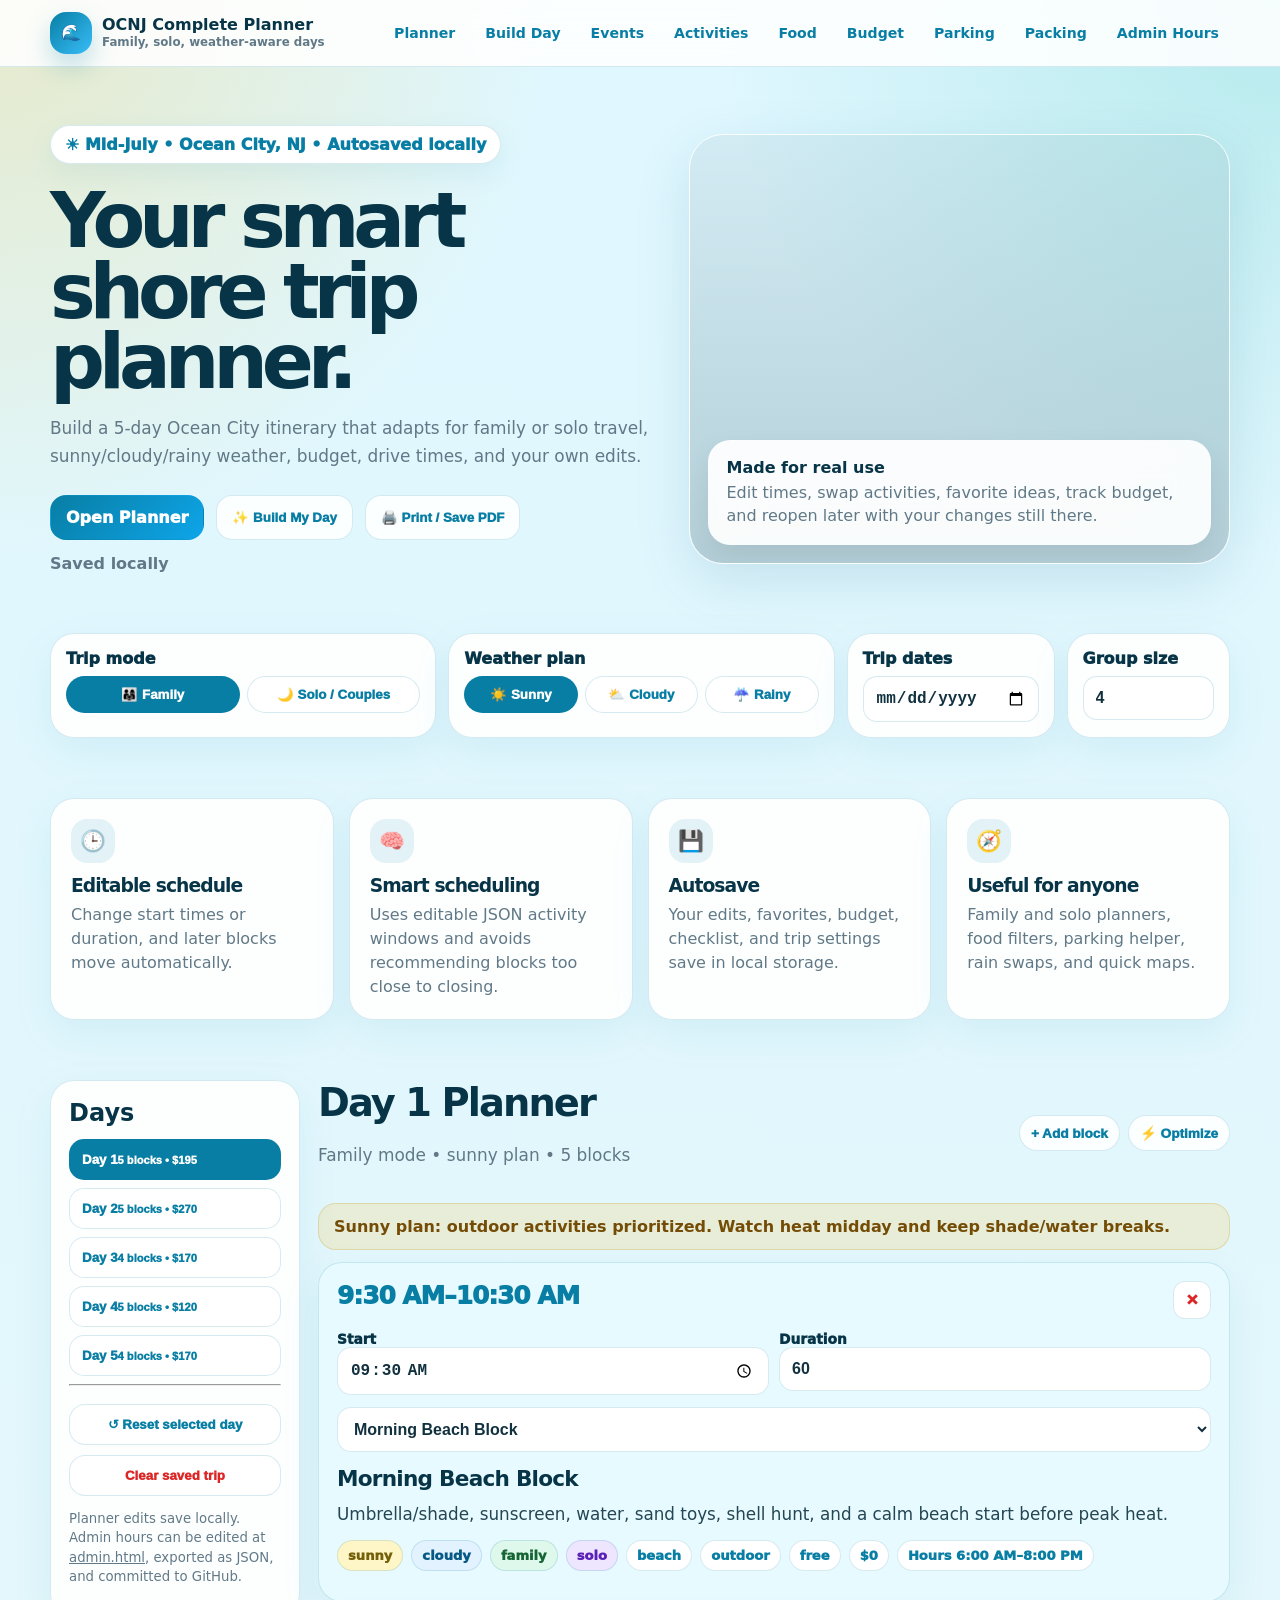
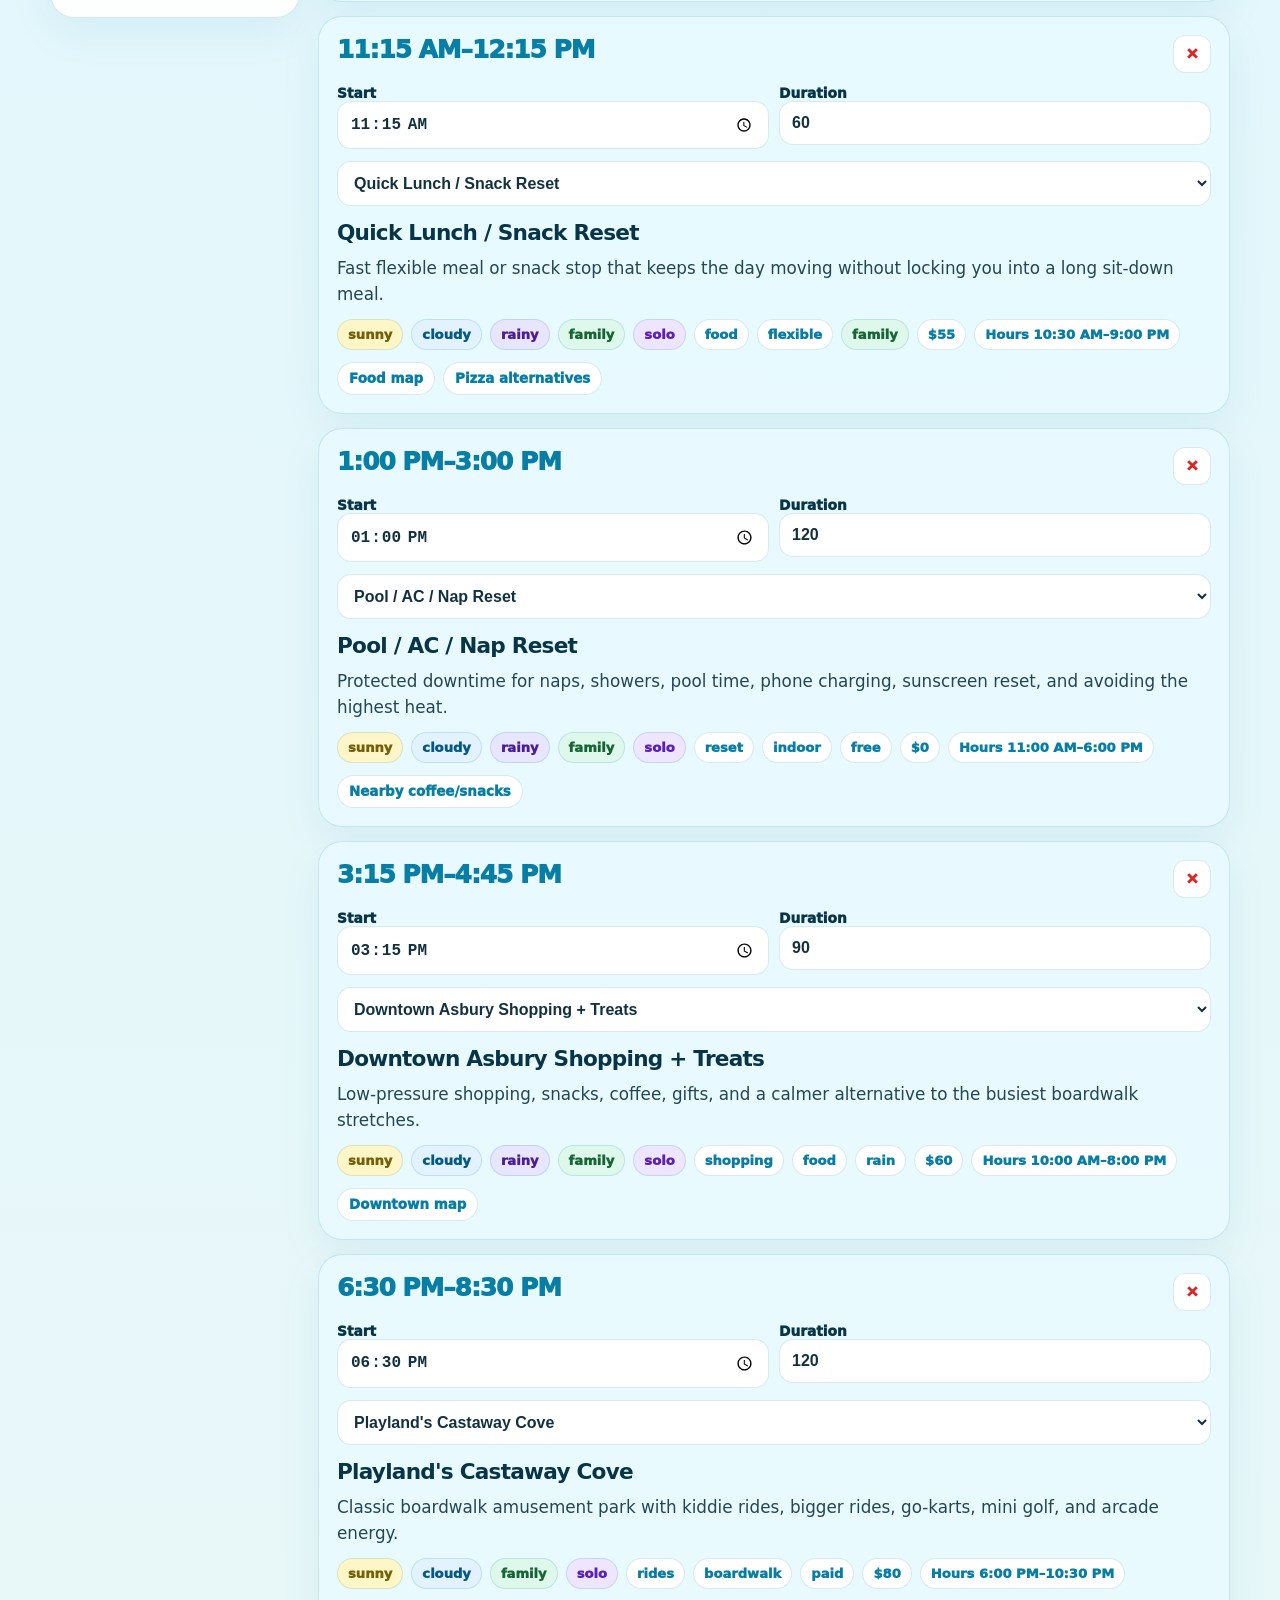
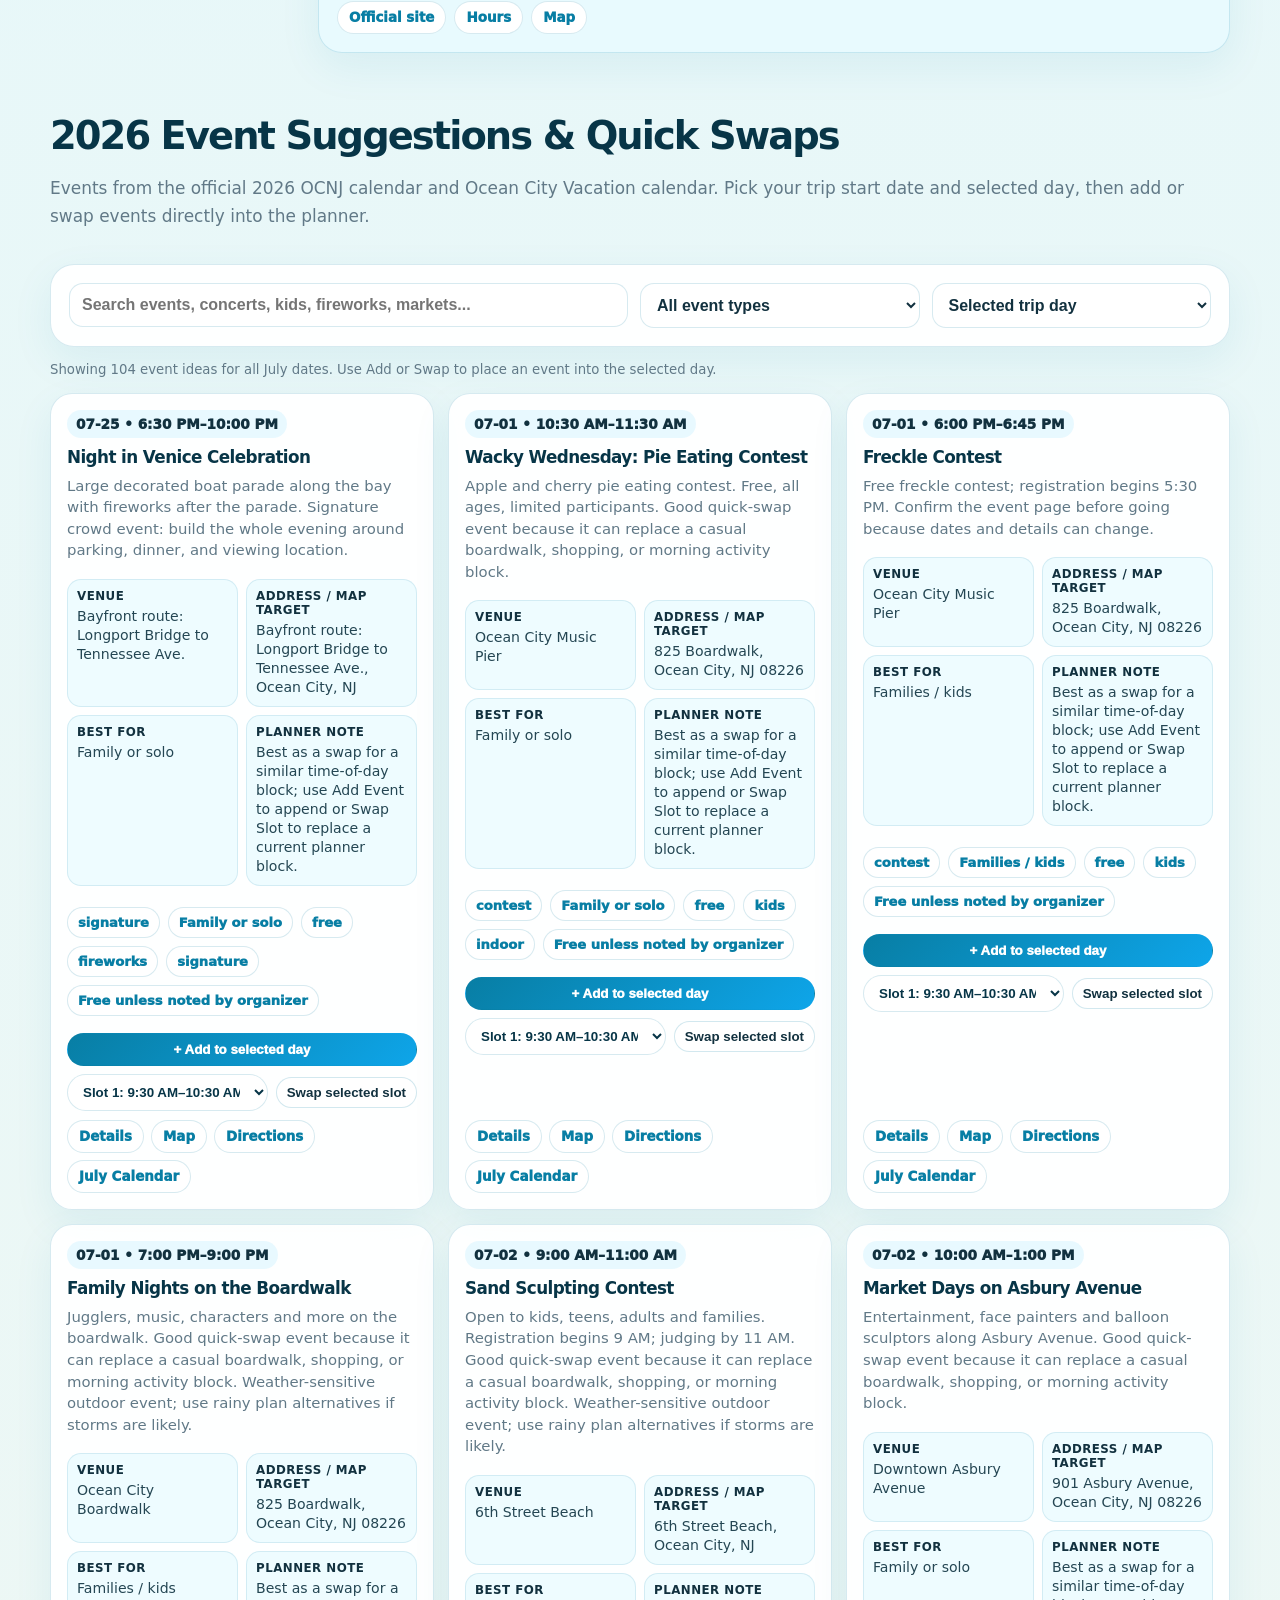
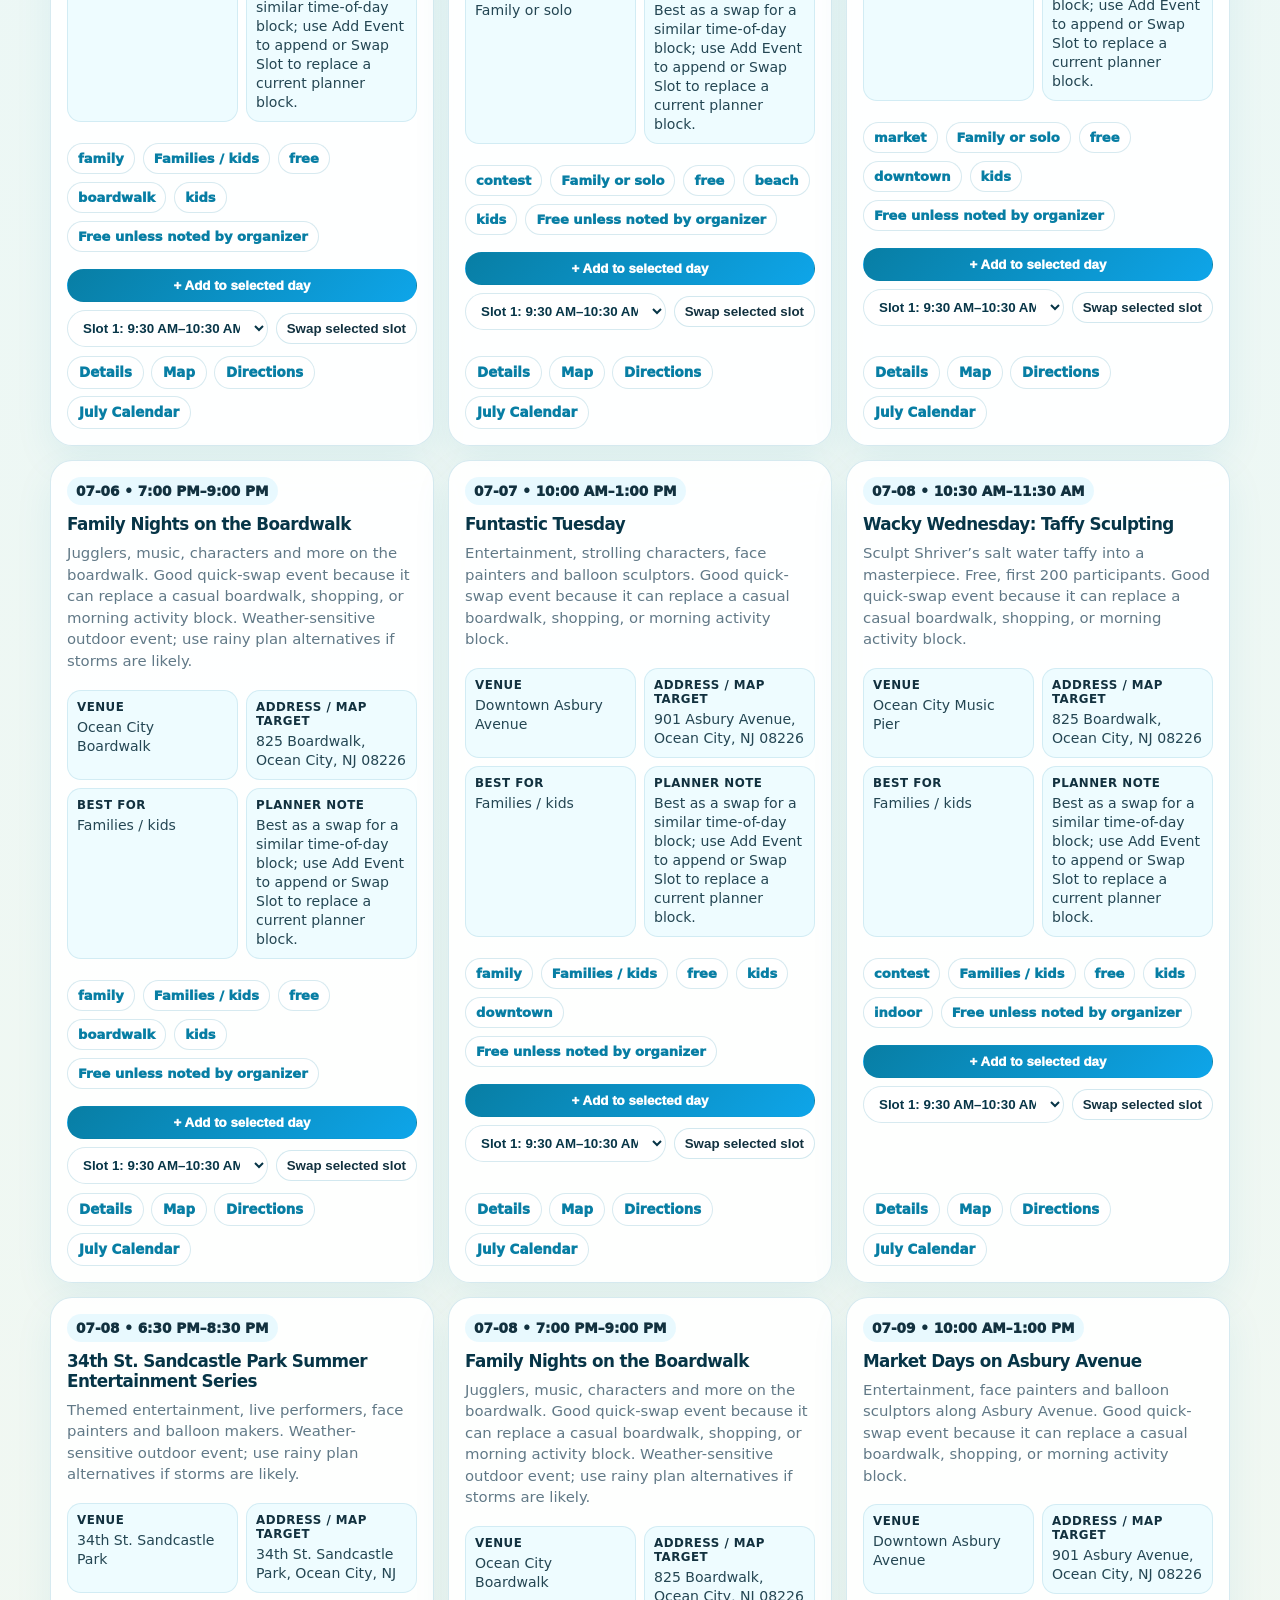
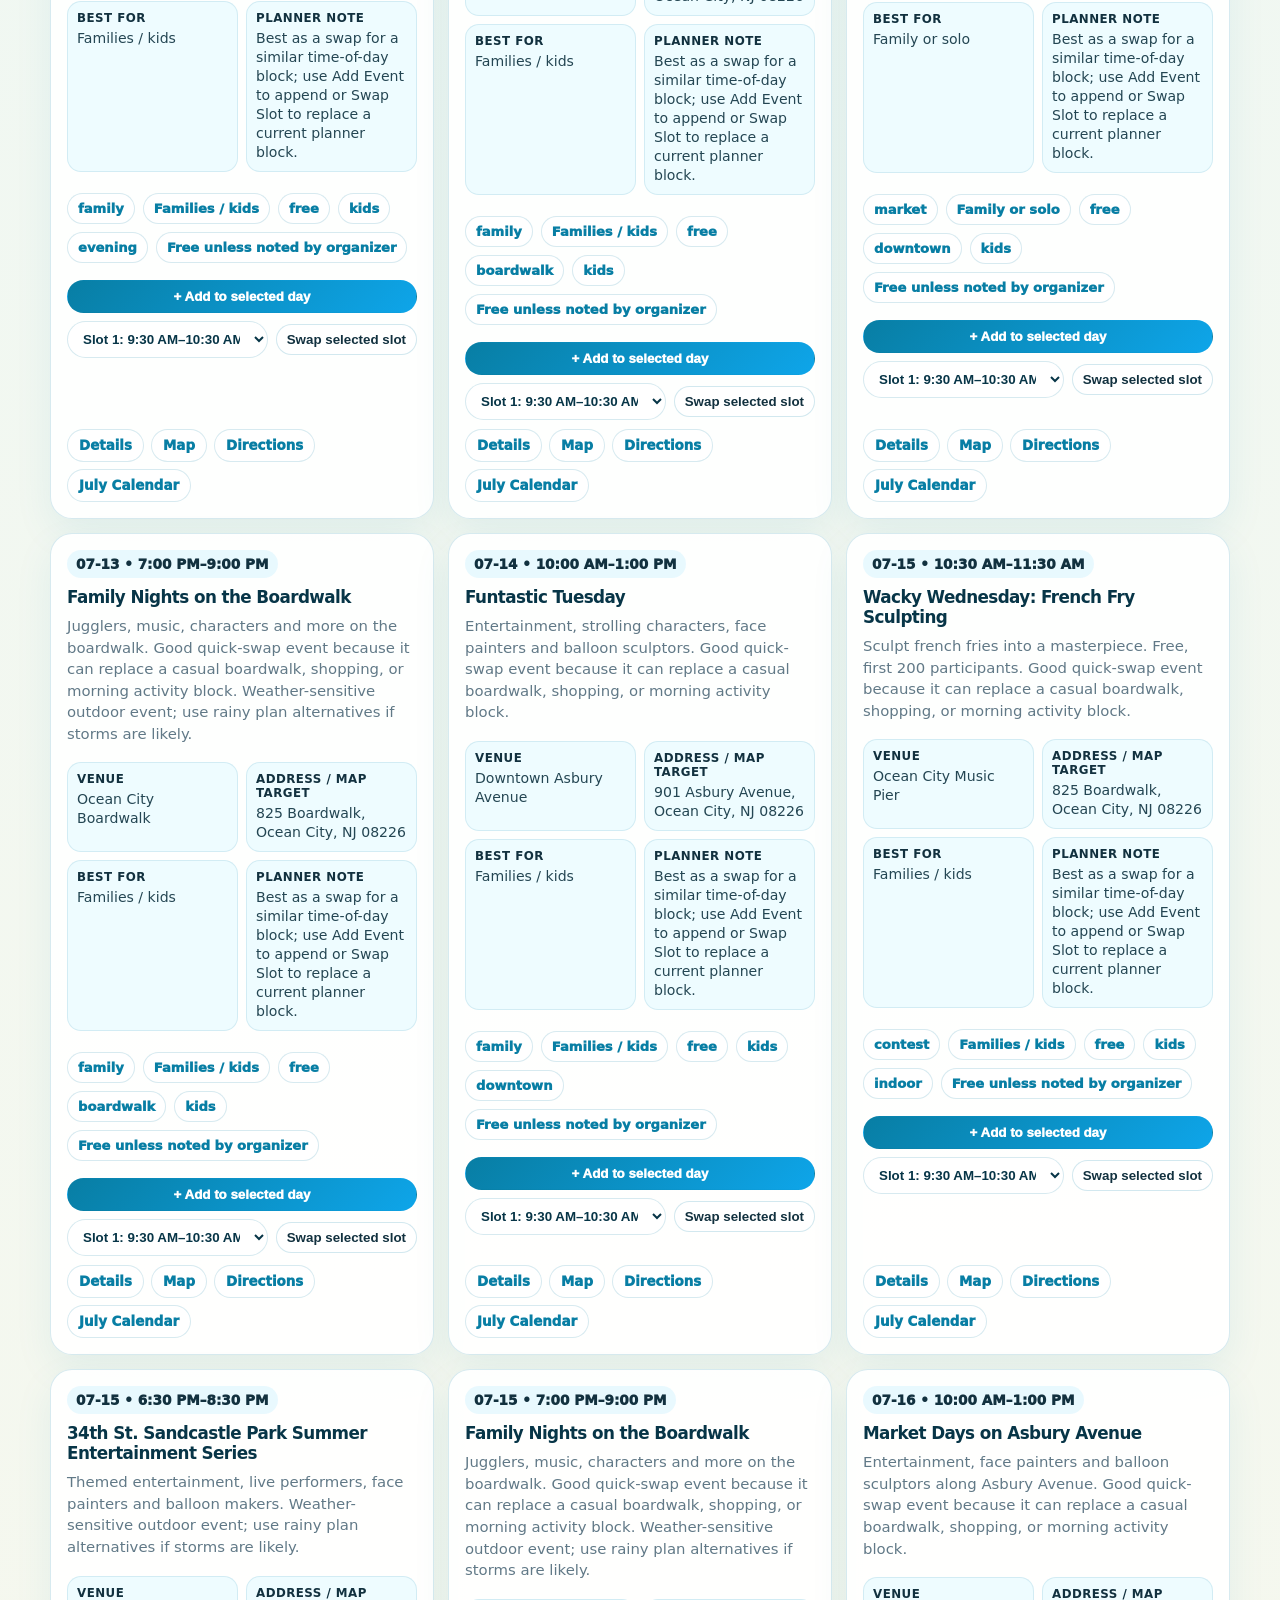
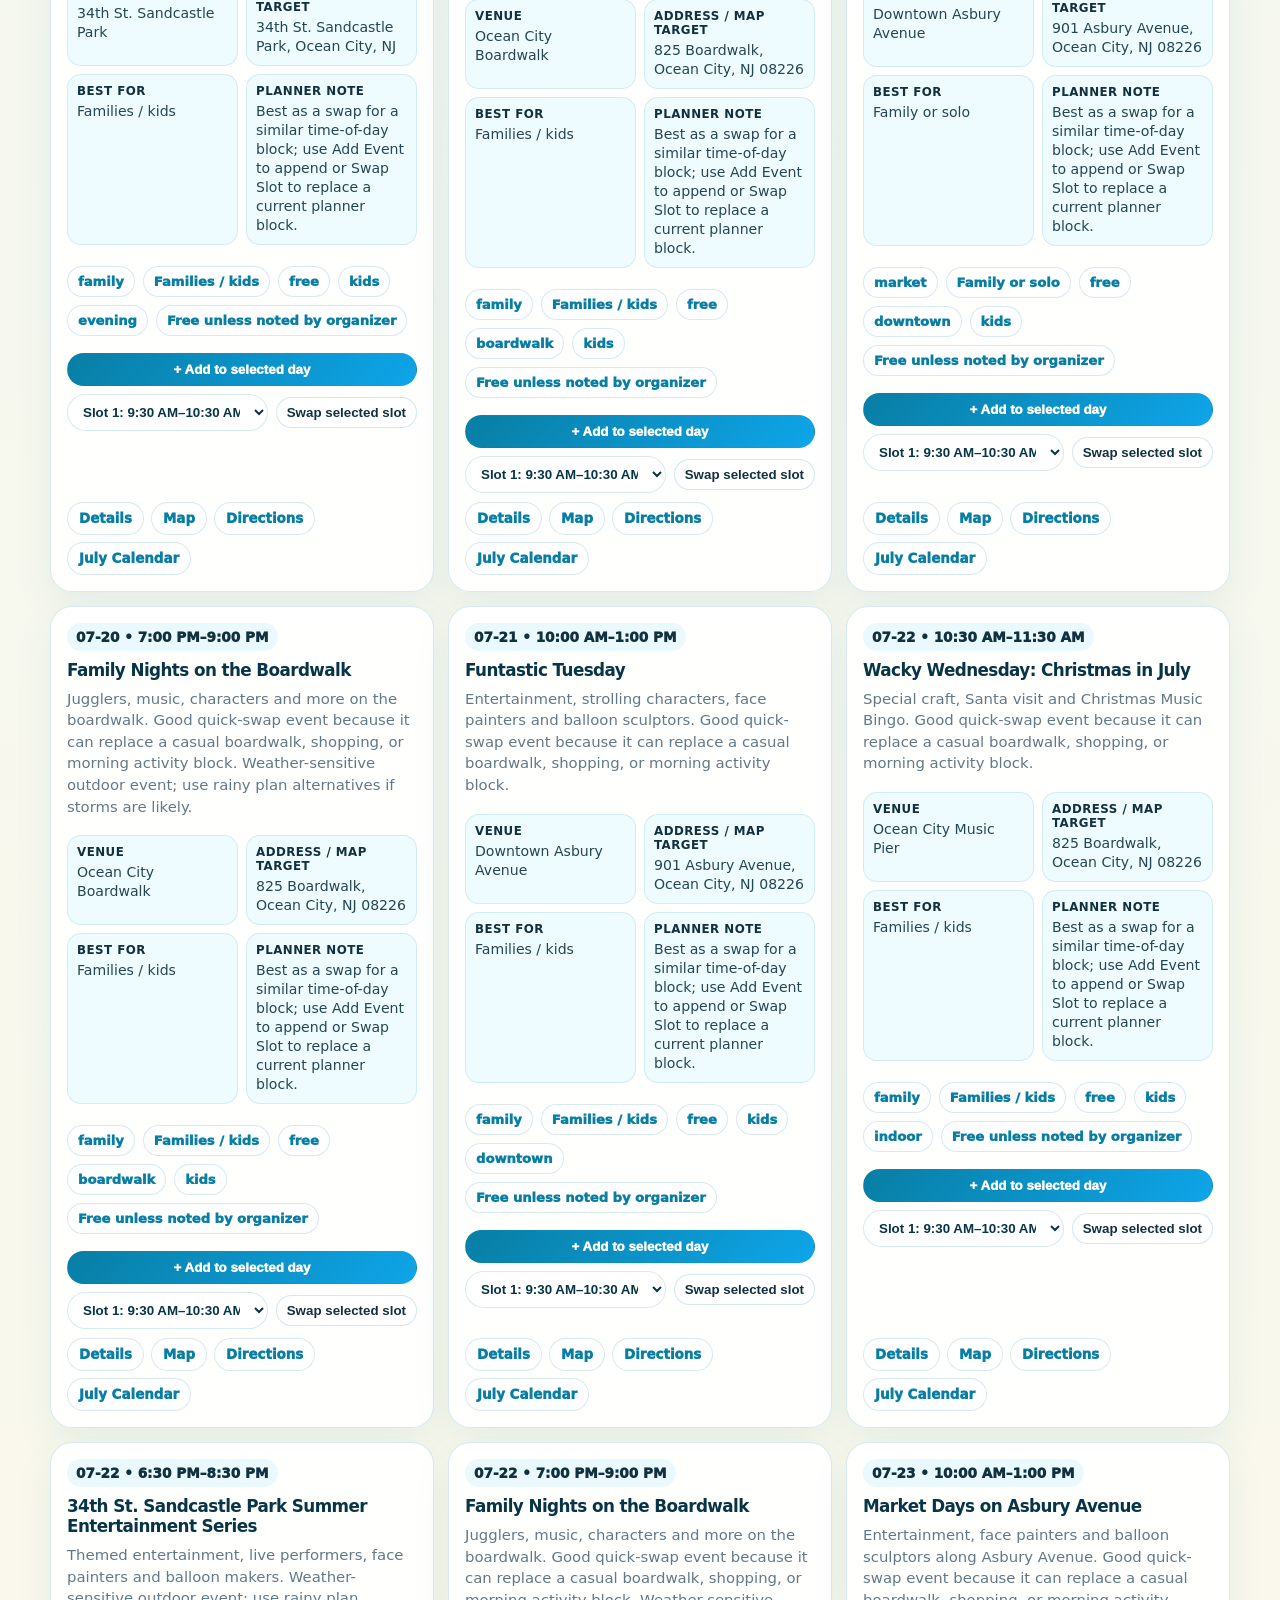
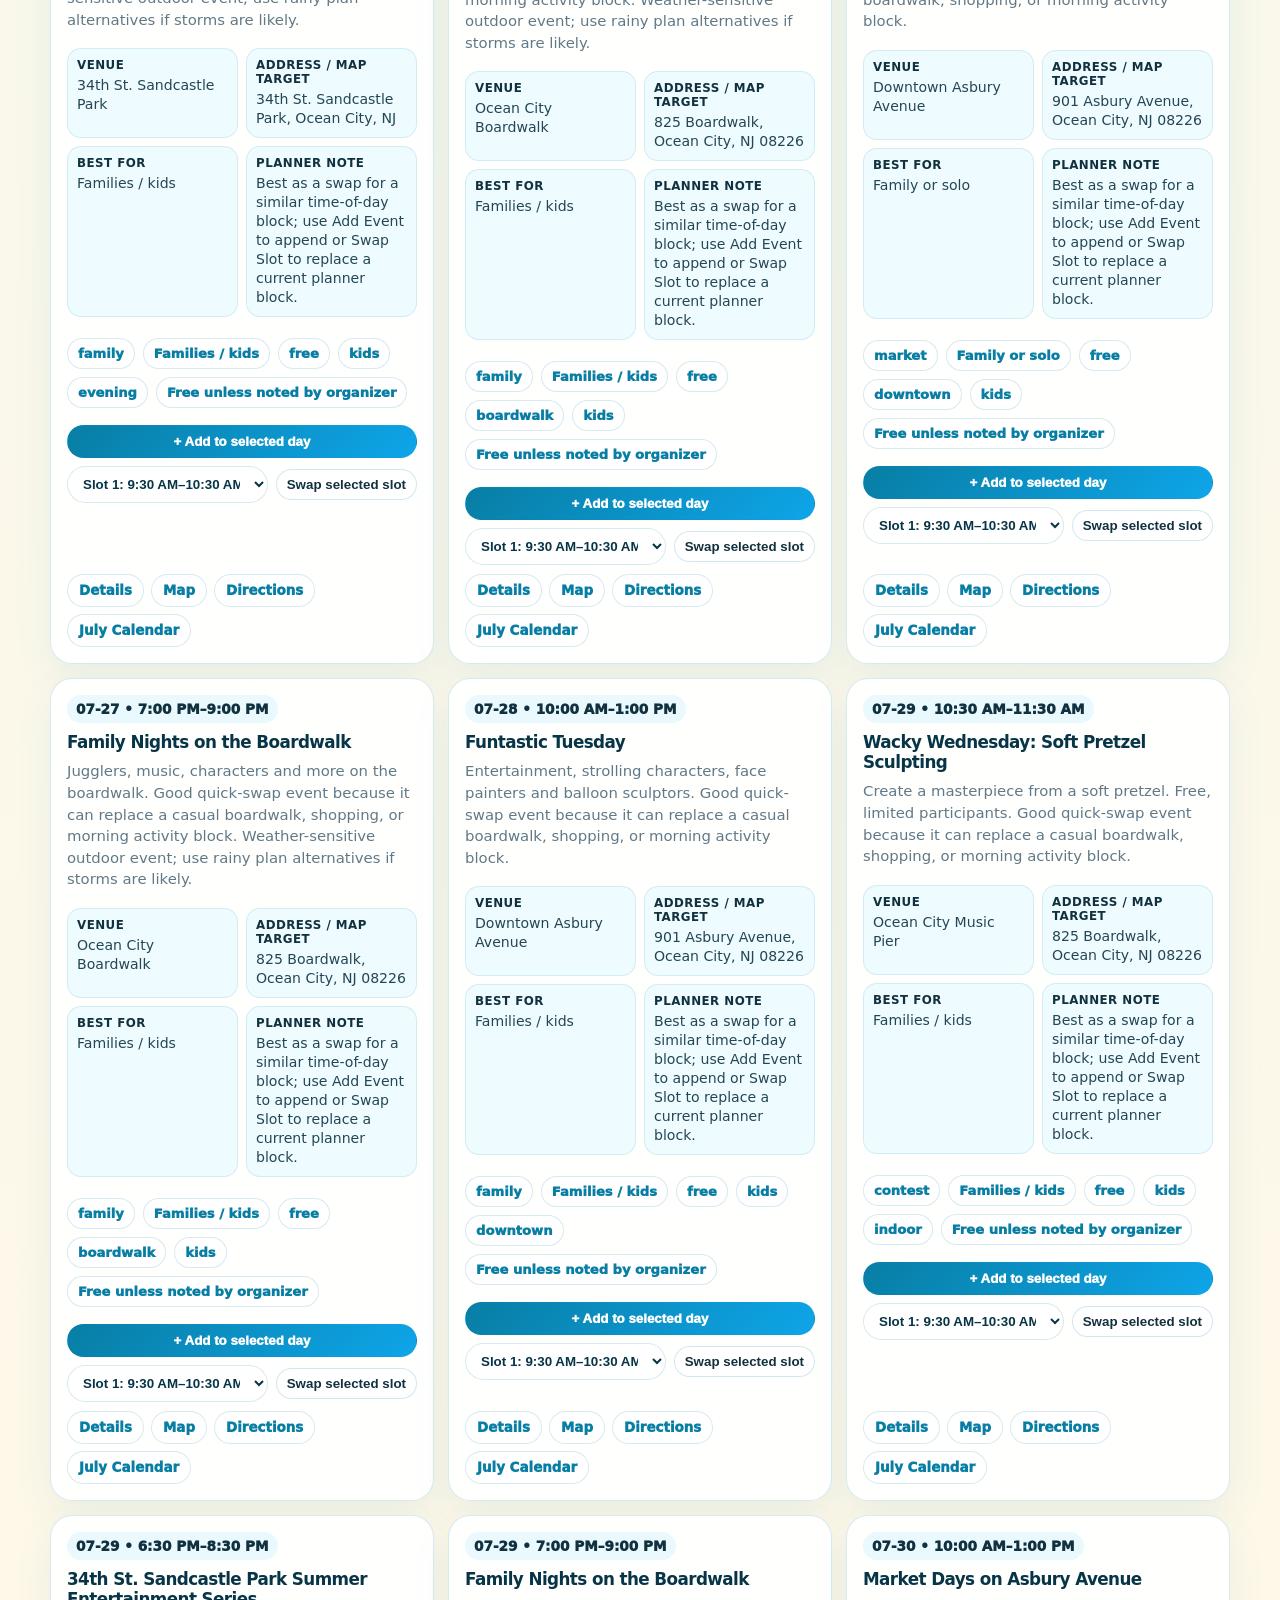
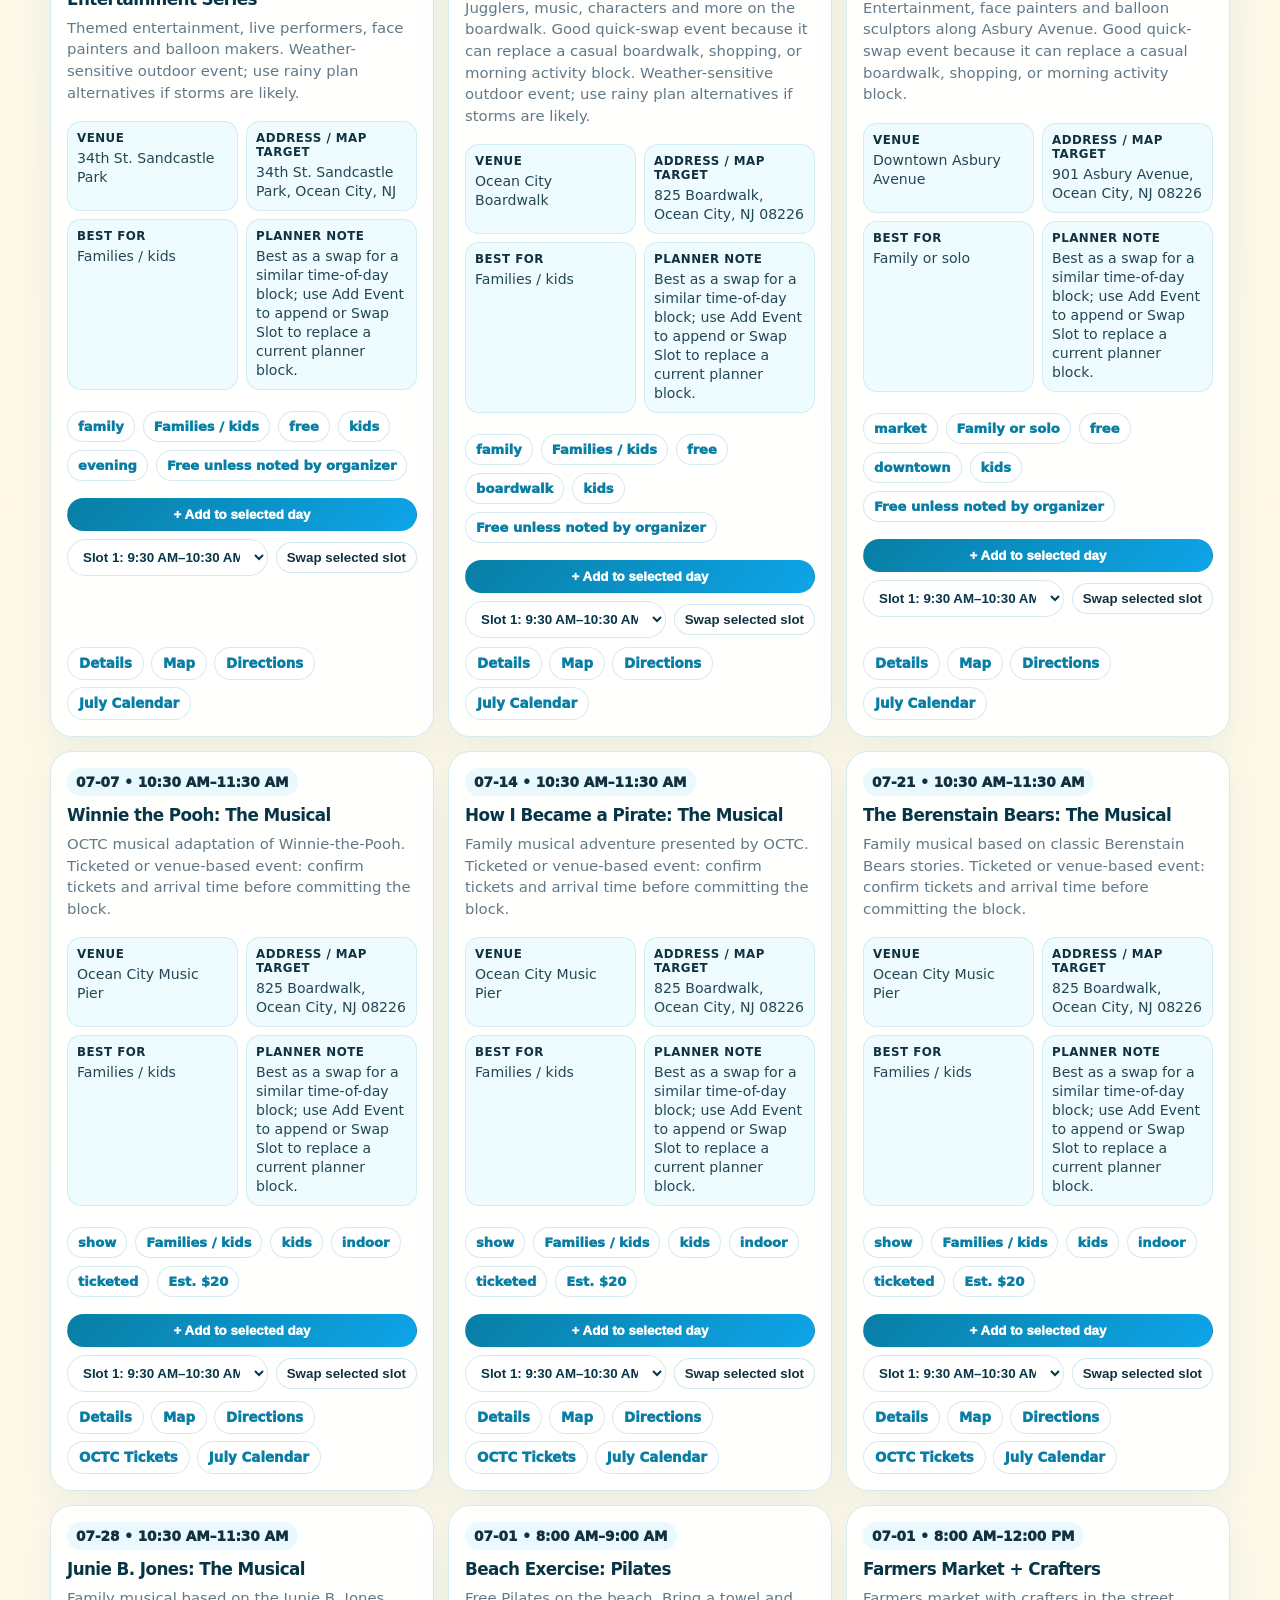
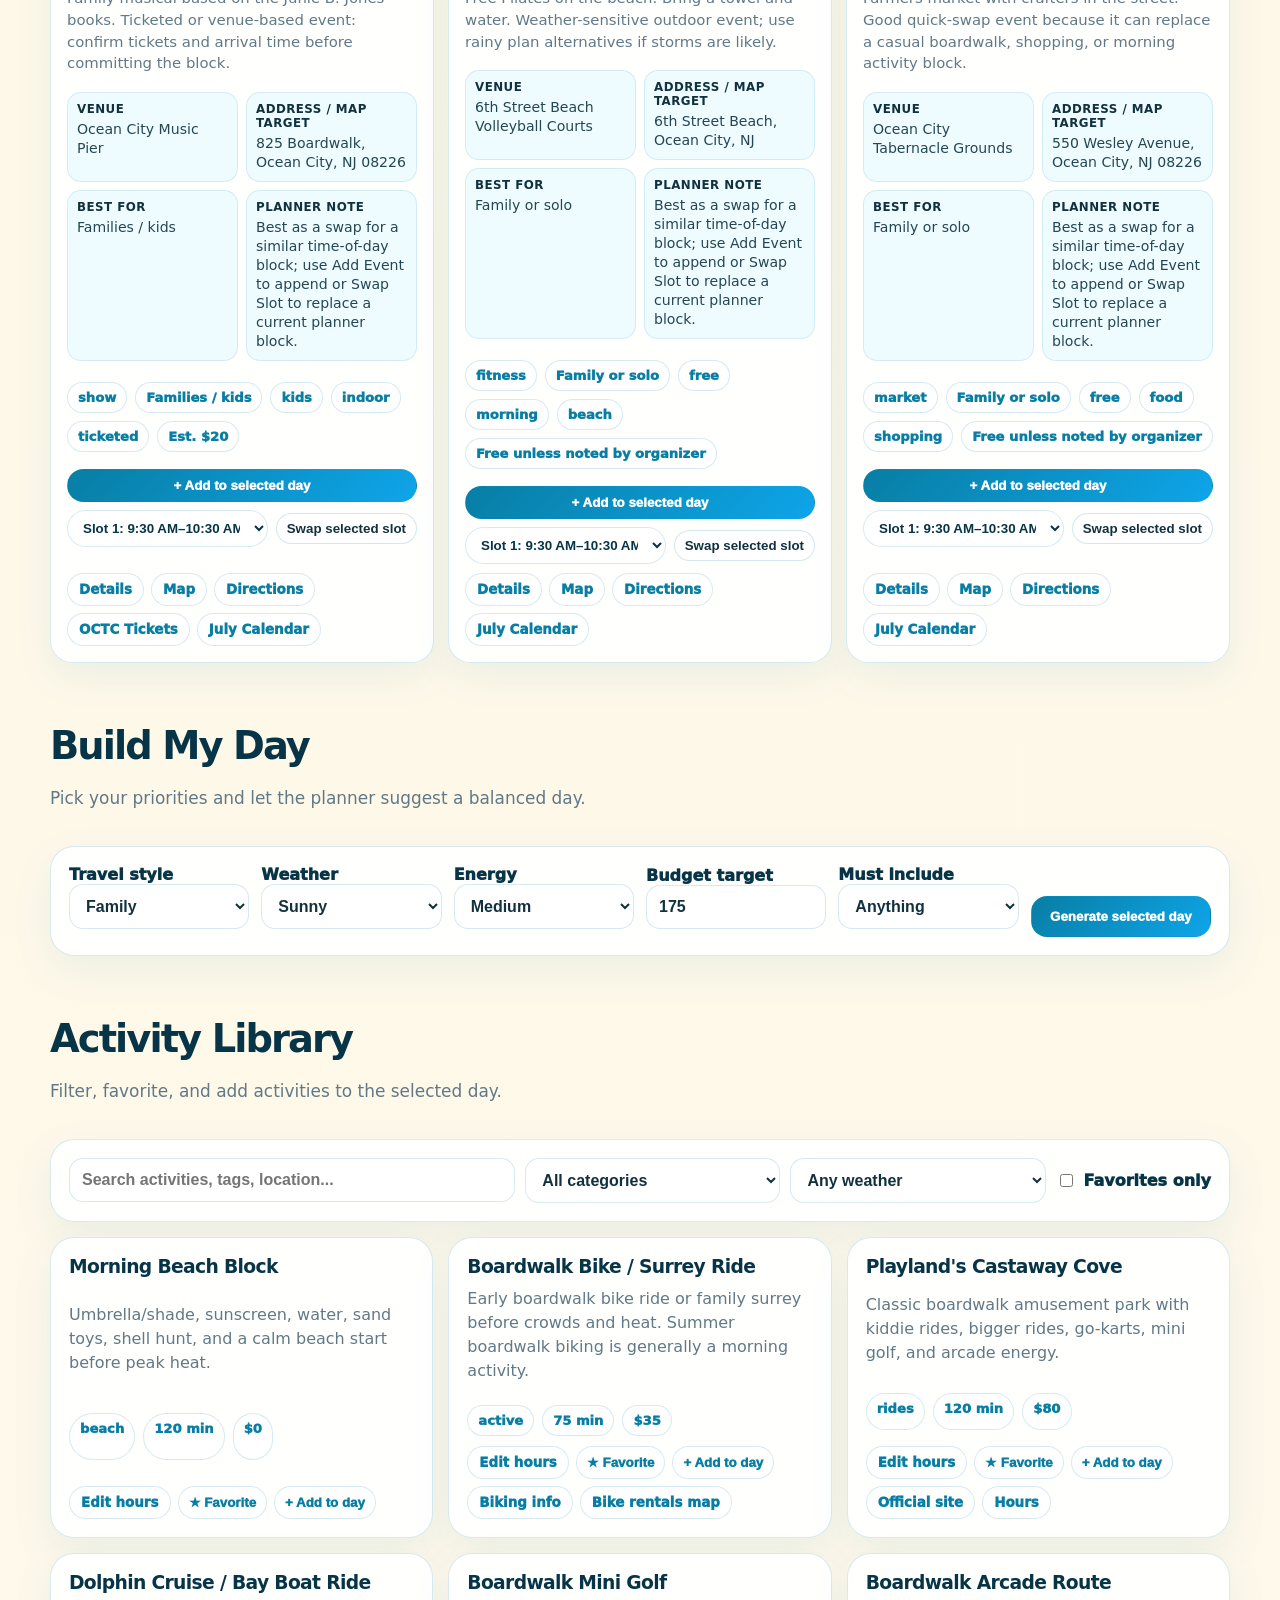
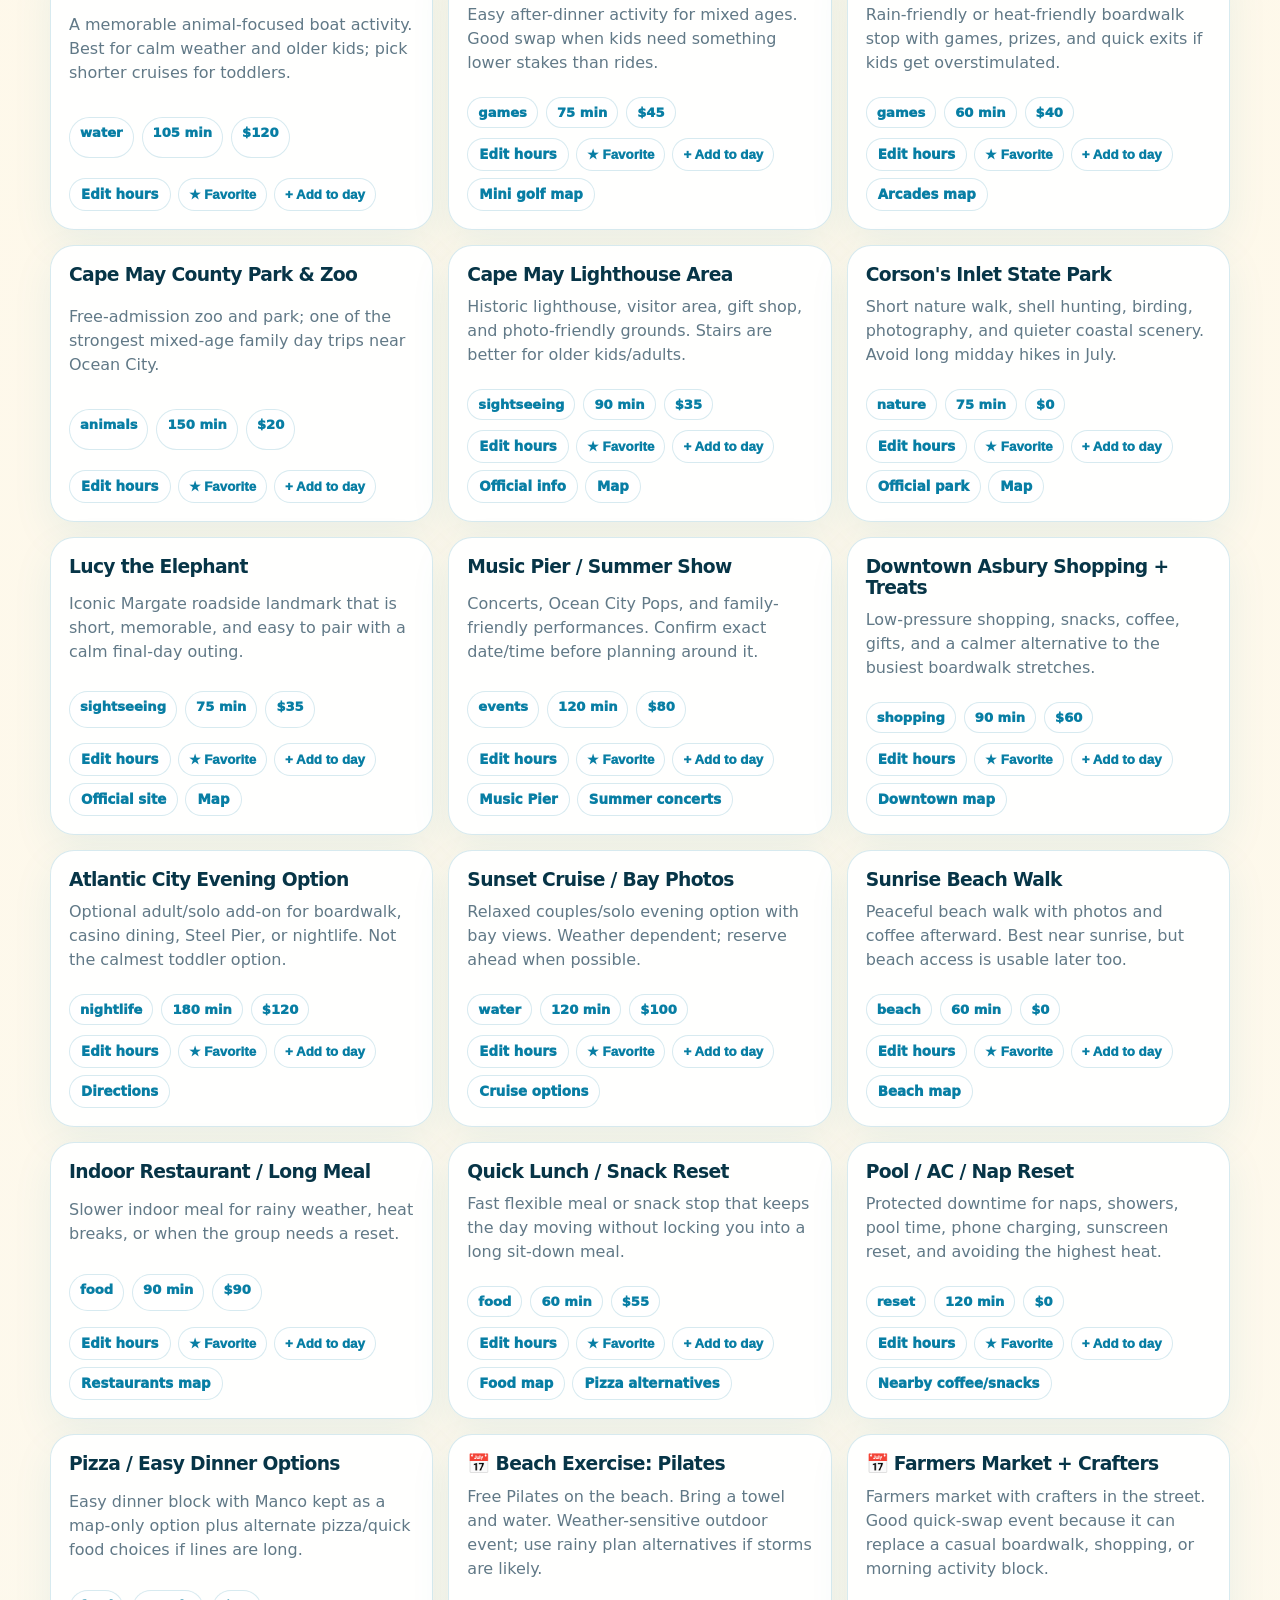
<file: index.html>
<!DOCTYPE html>
<html lang="en">
<head>
  <meta charset="UTF-8" />
  <meta name="viewport" content="width=device-width, initial-scale=1, viewport-fit=cover" />
  <meta name="theme-color" content="#087ea4" />
  <title>OCNJ Complete Smart Planner</title>
  <link rel="manifest" href="manifest.json" />
  <link rel="stylesheet" href="css/main.css" />
  <link rel="stylesheet" href="css/planner.css" />
  <link rel="stylesheet" href="css/mobile.css" />
</head>
<body>
  <header class="appbar">
    <div class="appbar-inner">
      <a class="brand" href="#home" aria-label="OCNJ Complete Planner home">
        <span class="brand-icon">🌊</span>
        <span><strong>OCNJ Complete Planner</strong><small>Family, solo, weather-aware days</small></span>
      </a>
      <button class="hamburger" id="menuBtn" aria-label="Open menu">☰</button>
      <nav class="nav" id="mainNav">
        <a href="#planner">Planner</a>
        <a href="#builder">Build Day</a>
        <a href="#events">Events</a>
        <a href="#activities">Activities</a>
        <a href="#restaurants">Food</a>
        <a href="#budget">Budget</a>
        <a href="#parking">Parking</a>
        <a href="#packing">Packing</a><a href="admin.html">Admin Hours</a>
      </nav>
    </div>
  </header>

  <main id="home">
    <section class="hero shell">
      <div class="hero-copy">
        <div class="eyebrow">☀️ Mid-July • Ocean City, NJ • Autosaved locally</div>
        <h1>Your smart shore trip planner.</h1>
        <p>Build a 5-day Ocean City itinerary that adapts for family or solo travel, sunny/cloudy/rainy weather, budget, drive times, and your own edits.</p>
        <div class="hero-actions">
          <a class="btn primary" href="#planner">Open Planner</a>
          <button class="btn" id="quickGenerateBtn">✨ Build My Day</button>
          <button class="btn" id="printBtn">🖨️ Print / Save PDF</button>
        </div>
        <div class="save-status" id="saveStatus">Saved locally</div>
      </div>
      <div class="hero-card">
        <div class="hero-photo"></div>
        <div class="hero-floating-card">
          <strong>Made for real use</strong>
          <span>Edit times, swap activities, favorite ideas, track budget, and reopen later with your changes still there.</span>
        </div>
      </div>
    </section>

    <section class="shell control-deck" aria-label="Planner controls">
      <div class="control-card primary-control">
        <label>Trip mode</label>
        <div class="segmented" id="modeSegment">
          <button data-mode="family" class="active">👨‍👩‍👧 Family</button>
          <button data-mode="solo">🌙 Solo / Couples</button>
        </div>
      </div>
      <div class="control-card">
        <label>Weather plan</label>
        <div class="segmented weather" id="weatherSegment">
          <button data-weather="sunny" class="active">☀️ Sunny</button>
          <button data-weather="cloudy">⛅ Cloudy</button>
          <button data-weather="rainy">☔ Rainy</button>
        </div>
      </div>
      <div class="control-card compact">
        <label>Trip dates</label>
        <input type="date" id="tripStart" />
      </div>
      <div class="control-card compact">
        <label>Group size</label>
        <input type="number" id="groupSize" min="1" max="12" value="4" />
      </div>
    </section>

    <section class="shell quick-grid" id="overview">
      <article class="quick-card"><span>🕒</span><h3>Editable schedule</h3><p>Change start times or duration, and later blocks move automatically.</p></article>
      <article class="quick-card"><span>🧠</span><h3>Smart scheduling</h3><p>Uses editable JSON activity windows and avoids recommending blocks too close to closing.</p></article>
      <article class="quick-card"><span>💾</span><h3>Autosave</h3><p>Your edits, favorites, budget, checklist, and trip settings save in local storage.</p></article>
      <article class="quick-card"><span>🧭</span><h3>Useful for anyone</h3><p>Family and solo planners, food filters, parking helper, rain swaps, and quick maps.</p></article>
    </section>

    <section class="shell layout" id="planner">
      <aside class="sidebar">
        <div class="panel sticky-panel">
          <h2>Days</h2>
          <div class="day-tabs" id="dayTabs"></div>
          <hr />
          <button class="btn full" id="resetDayBtn">↺ Reset selected day</button>
          <button class="btn full danger" id="resetAllBtn">Clear saved trip</button>
          <p class="tiny">Planner edits save locally. Admin hours can be edited at <a href="admin.html">admin.html</a>, exported as JSON, and committed to GitHub.</p>
        </div>
      </aside>

      <section class="planner-panel">
        <div class="section-head inline-head">
          <div>
            <h2 id="plannerTitle">Day Planner</h2>
            <p id="plannerSubtitle">Weather-aware, editable blocks that save on this device.</p>
          </div>
          <div class="toolbar">
            <button class="btn small" id="addBlockBtn">+ Add block</button>
            <button class="btn small" id="optimizeBtn">⚡ Optimize</button>
          </div>
        </div>
        <div class="notice" id="weatherNotice"></div>
        <div id="timeline" class="timeline"></div>
      </section>
    </section>


    <section class="shell" id="events">
      <div class="section-head">
        <div><h2>2026 Event Suggestions & Quick Swaps</h2><p>Events from the official 2026 OCNJ calendar and Ocean City Vacation calendar. Pick your trip start date and selected day, then add or swap events directly into the planner.</p></div>
      </div>
      <div class="filters panel event-filters">
        <input id="eventSearch" placeholder="Search events, concerts, kids, fireworks, markets..." />
        <select id="eventCategory"><option value="all">All event types</option></select>
        <select id="eventWhen"><option value="selected">Selected trip day</option><option value="all">All July 2026 events</option></select>
      </div>
      <p class="tiny" id="eventHint"></p>
      <div class="event-grid" id="eventSuggestions"></div>
    </section>

    <section class="shell builder" id="builder">
      <div class="section-head">
        <div><h2>Build My Day</h2><p>Pick your priorities and let the planner suggest a balanced day.</p></div>
      </div>
      <div class="builder-grid panel">
        <label>Travel style<select id="builderMode"><option value="family">Family</option><option value="solo">Solo / couples</option></select></label>
        <label>Weather<select id="builderWeather"><option value="sunny">Sunny</option><option value="cloudy">Cloudy</option><option value="rainy">Rainy</option></select></label>
        <label>Energy<select id="builderEnergy"><option value="low">Low</option><option value="medium" selected>Medium</option><option value="high">High</option></select></label>
        <label>Budget target<input id="builderBudget" type="number" value="175" min="0" /></label>
        <label>Must include<select id="builderMust"><option value="any">Anything</option><option value="beach">Beach</option><option value="rides">Rides</option><option value="nature">Nature</option><option value="animals">Animals</option><option value="food">Food</option></select></label>
        <button class="btn primary" id="applyBuilderBtn">Generate selected day</button>
      </div>
    </section>

    <section class="shell" id="activities">
      <div class="section-head"><div><h2>Activity Library</h2><p>Filter, favorite, and add activities to the selected day.</p></div></div>
      <div class="filters panel">
        <input id="activitySearch" placeholder="Search activities, tags, location..." />
        <select id="activityCategory"><option value="all">All categories</option></select>
        <select id="activityWeather"><option value="all">Any weather</option><option value="sunny">Sunny</option><option value="cloudy">Cloudy</option><option value="rainy">Rainy</option></select>
        <label class="checkbox-row"><input type="checkbox" id="favoritesOnly" /> Favorites only</label>
      </div>
      <div class="card-grid" id="activityGrid"></div>
    </section>

    <section class="shell two-col" id="restaurants">
      <div>
        <div class="section-head"><div><h2>Food Finder</h2><p>Quick picks for pizza, breakfast, seafood, treats, and rainy-day meals.</p></div></div>
        <div class="filters panel"><input id="foodSearch" placeholder="Search food..." /><select id="foodType"><option value="all">All food</option></select></div>
        <div class="card-grid small-cards" id="foodGrid"></div>
      </div>
      <div>
        <div class="section-head"><div><h2>Gas Calculator</h2><p>Estimate travel fuel cost.</p></div></div>
        <div class="panel calculator">
          <label>Round-trip miles<input id="gasMiles" type="number" value="280" /></label>
          <label>Vehicle MPG<input id="gasMpg" type="number" value="25" /></label>
          <label>Gas price / gallon<input id="gasPrice" type="number" value="3.50" step="0.01" /></label>
          <label>Parking / tolls<input id="gasExtras" type="number" value="25" /></label>
          <div class="total-card"><span>Estimated travel cost</span><strong id="gasTotal">$0</strong></div>
        </div>
      </div>
    </section>

    <section class="shell two-col" id="budget">
      <div>
        <div class="section-head"><div><h2>Budget Tracker</h2><p>Planned costs update from your itinerary plus manual expenses.</p></div></div>
        <div class="panel budget-panel">
          <label>Trip budget<input id="tripBudget" type="number" value="600" /></label>
          <div class="budget-meter"><div id="budgetBar"></div></div>
          <div class="budget-stats"><span>Planned: <strong id="plannedCost">$0</strong></span><span>Remaining: <strong id="remainingBudget">$0</strong></span></div>
          <div id="expenseList"></div>
          <button class="btn full" id="addExpenseBtn">+ Add expense</button>
        </div>
      </div>
      <div id="parking">
        <div class="section-head"><div><h2>Parking & Beach Helper</h2><p>Fast links and reminders.</p></div></div>
        <div class="panel helper-list">
          <a target="_blank" href="https://www.google.com/maps/search/parking+near+Ocean+City+NJ+boardwalk">🅿️ Boardwalk parking search</a>
          <a target="_blank" href="https://www.google.com/maps/search/public+restroom+Ocean+City+NJ+boardwalk">🚻 Public restroom search</a>
          <a target="_blank" href="https://www.ocnj.us/beachtags">🏷️ Official beach tag info</a>
          <a target="_blank" href="https://store.ocnj.us/">🛒 Beach tag store</a>
          <a target="_blank" href="https://www.google.com/maps/search/Ocean+City+NJ+playground">🛝 Playground search</a>
          <div class="mini-note">Beach tags are required for ages 12+ in season per the official OCNJ store. Always confirm seasonal rules before travel.</div>
        </div>
      </div>
    </section>

    <section class="shell" id="rain">
      <div class="section-head"><div><h2>Rain, Heat & Reset Plans</h2><p>Use these quick swap plans when July weather or kid energy changes.</p></div></div>
      <div class="quick-grid">
        <article class="quick-card"><span>☔</span><h3>Rain plan</h3><p>Arcades, indoor meal, shopping, Music Pier, covered mini golf if open.</p></article>
        <article class="quick-card"><span>🔥</span><h3>Heat plan</h3><p>Beach early only, AC noon–3:30, water breaks every hour, rides later.</p></article>
        <article class="quick-card"><span>🧒</span><h3>Kid reset</h3><p>Cancel the far drive, pool/nap, early dinner, one treat, one easy ride.</p></article>
        <article class="quick-card"><span>🌬️</span><h3>Windy water day</h3><p>Swap boat/parasail for zoo, mini golf, boardwalk snack route, or shopping.</p></article>
      </div>
    </section>

    <section class="shell" id="packing">
      <div class="section-head"><div><h2>Packing Checklist</h2><p>Checked items autosave.</p></div></div>
      <div class="checklist-grid" id="packingGrid"></div>
    </section>
  </main>

  <nav class="mobile-bottom" aria-label="Mobile shortcuts">
    <a href="#planner" class="active">Planner</a>
    <a href="#builder">Build</a>
    <a href="#activities">Ideas</a>
    <a href="#budget">Budget</a>
  </nav>

  <template id="blockTemplate">
    <article class="time-card">
      <div class="time-top">
        <div class="time-range"></div>
        <button class="icon-btn remove-block" title="Remove">×</button>
      </div>
      <div class="time-edit-row">
        <label>Start <input type="time" class="start-input" /></label>
        <label>Duration <input type="number" class="duration-input" min="15" step="15" /></label>
      </div>
      <div class="activity-main">
        <select class="activity-select"></select>
        <h3 class="activity-title"></h3>
        <p class="activity-desc"></p>
      </div>
      <div class="chip-row meta-chips"></div>
      <div class="link-row"></div>
    </article>
  </template>

  <script type="module" src="js/app.js"></script>
</body>
</html>
</file>
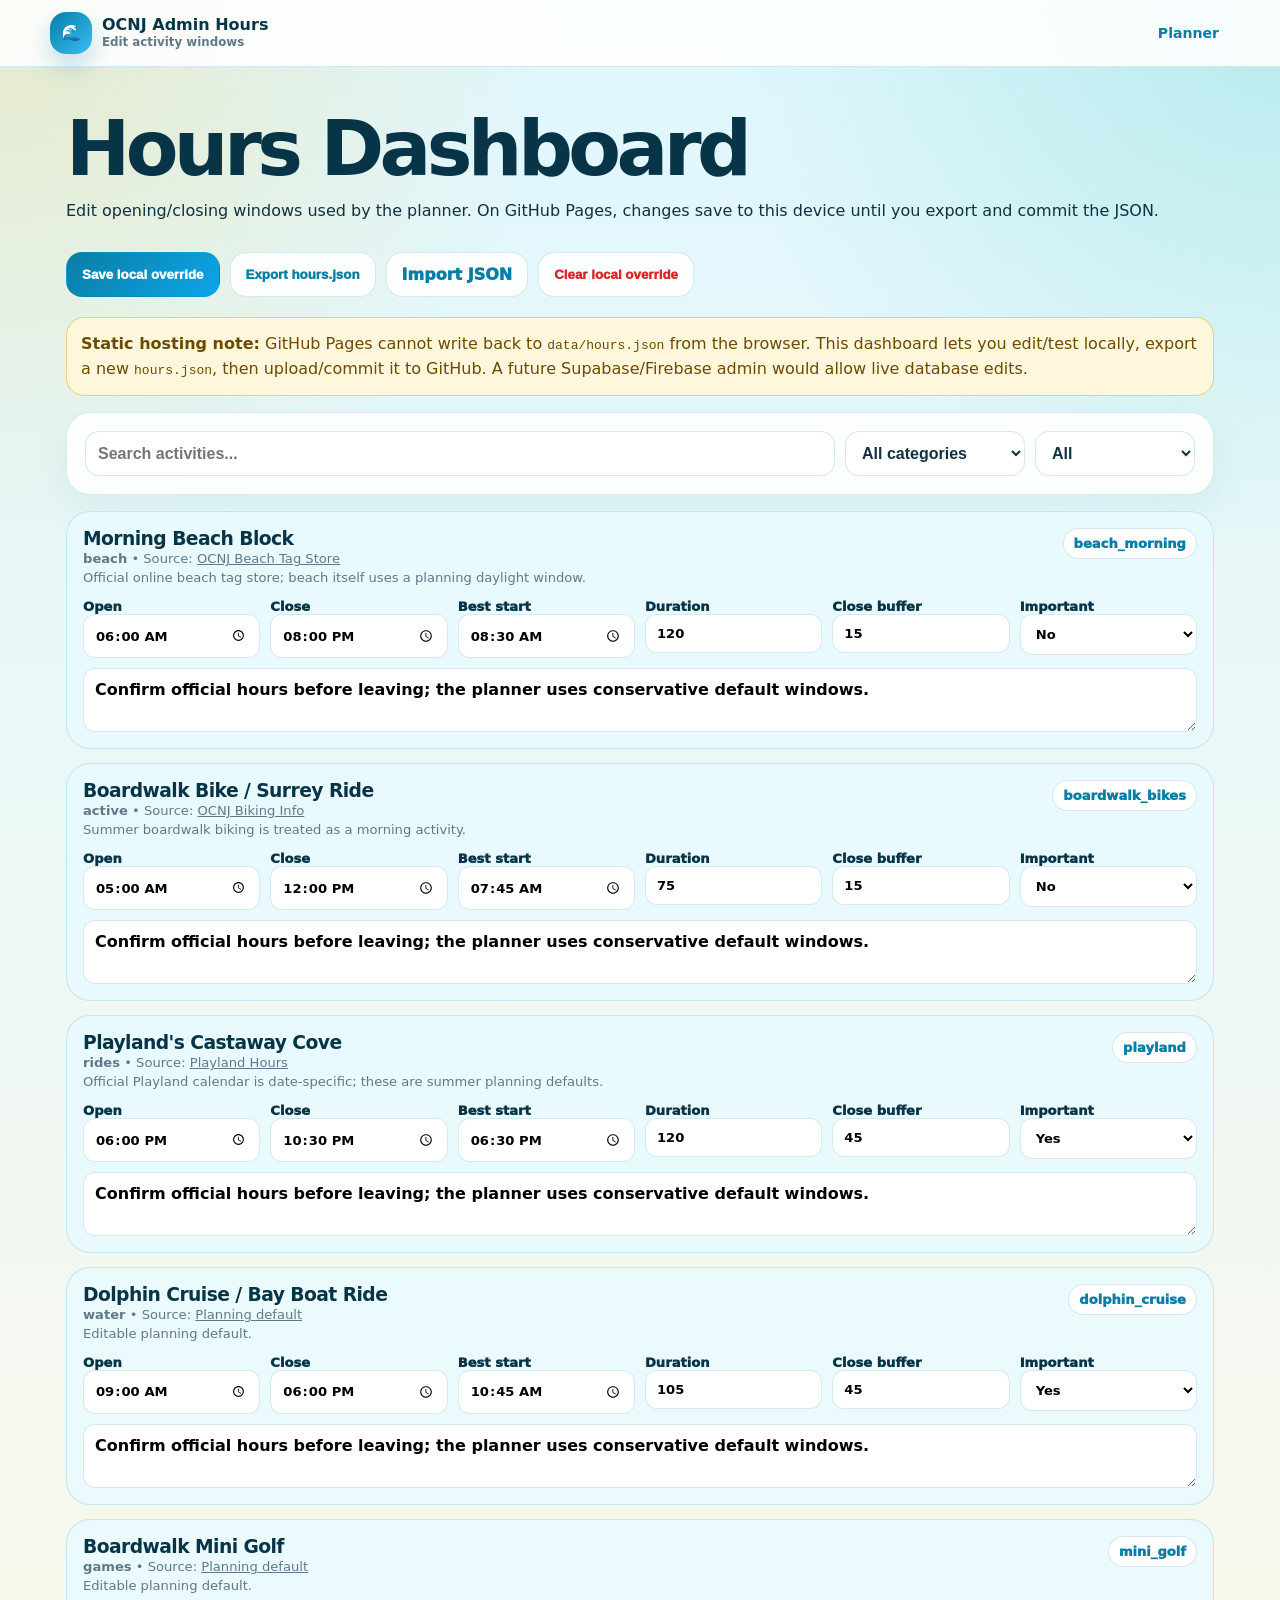
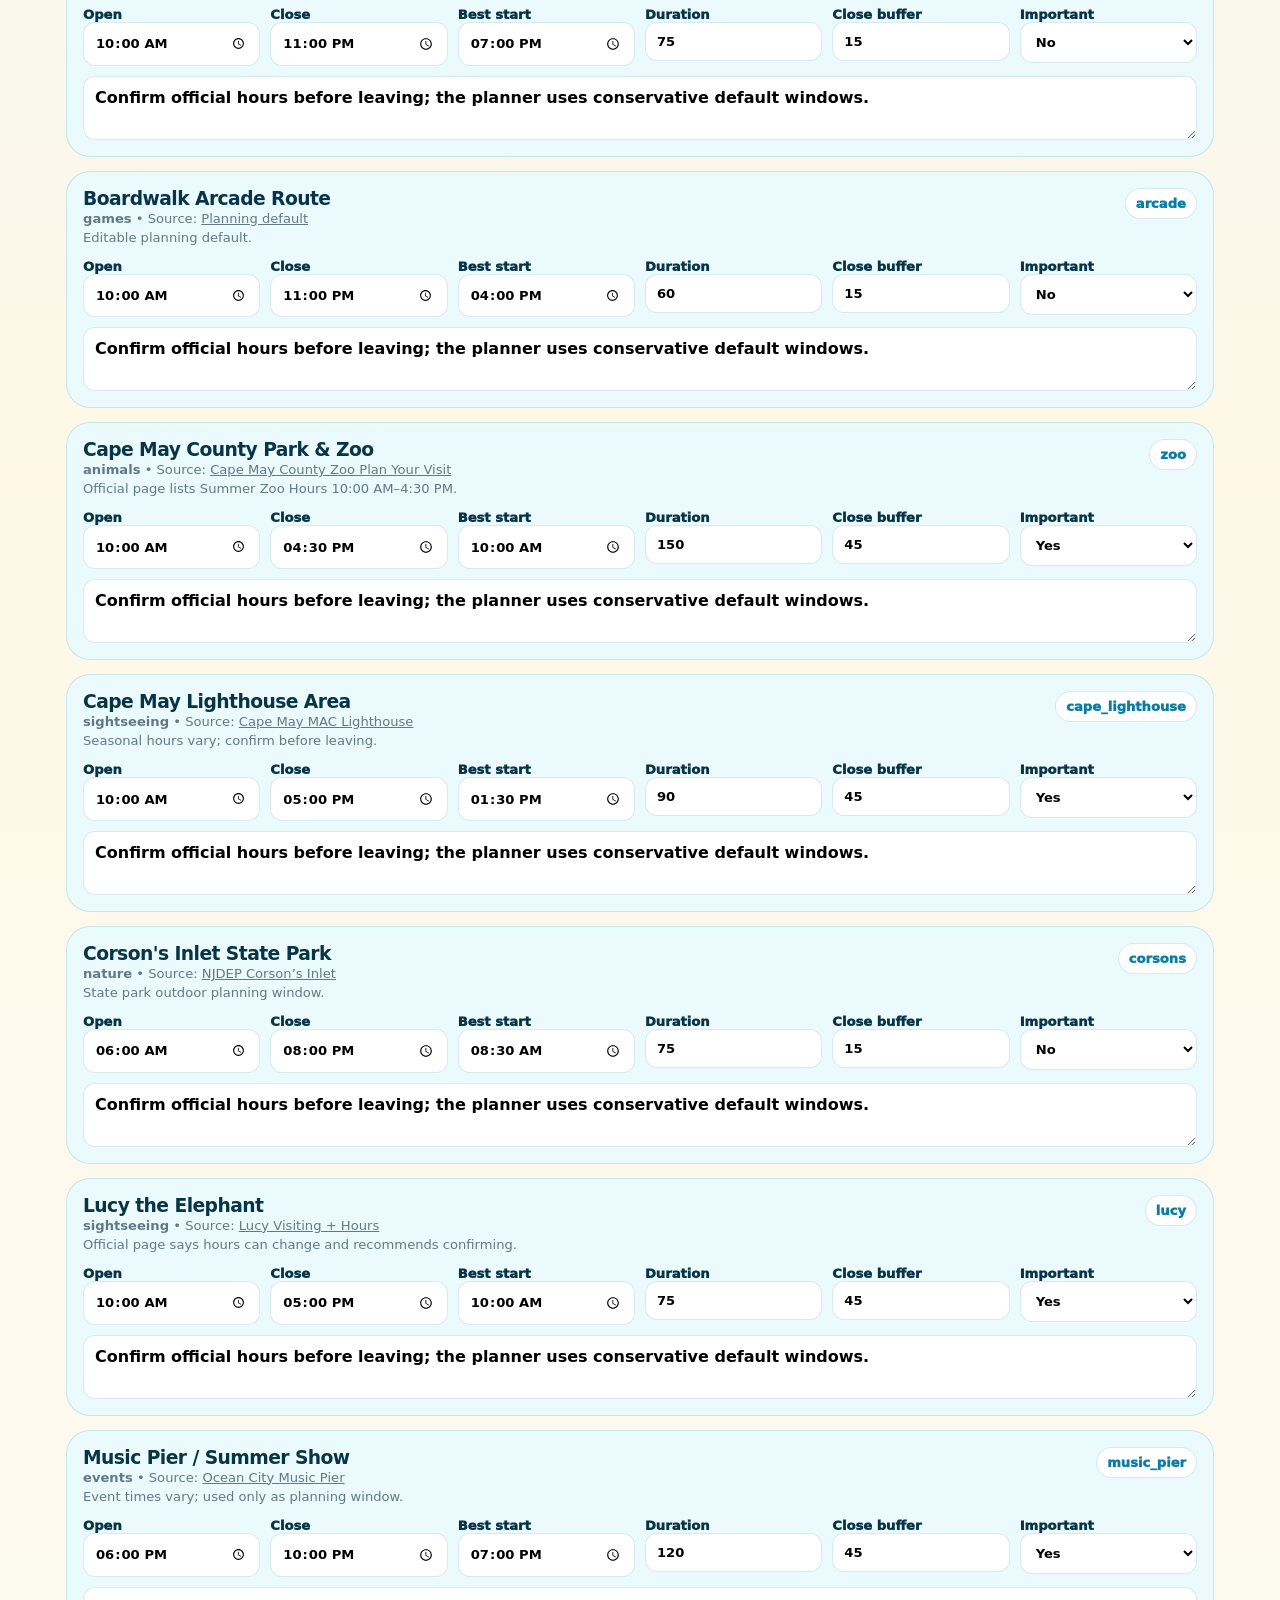
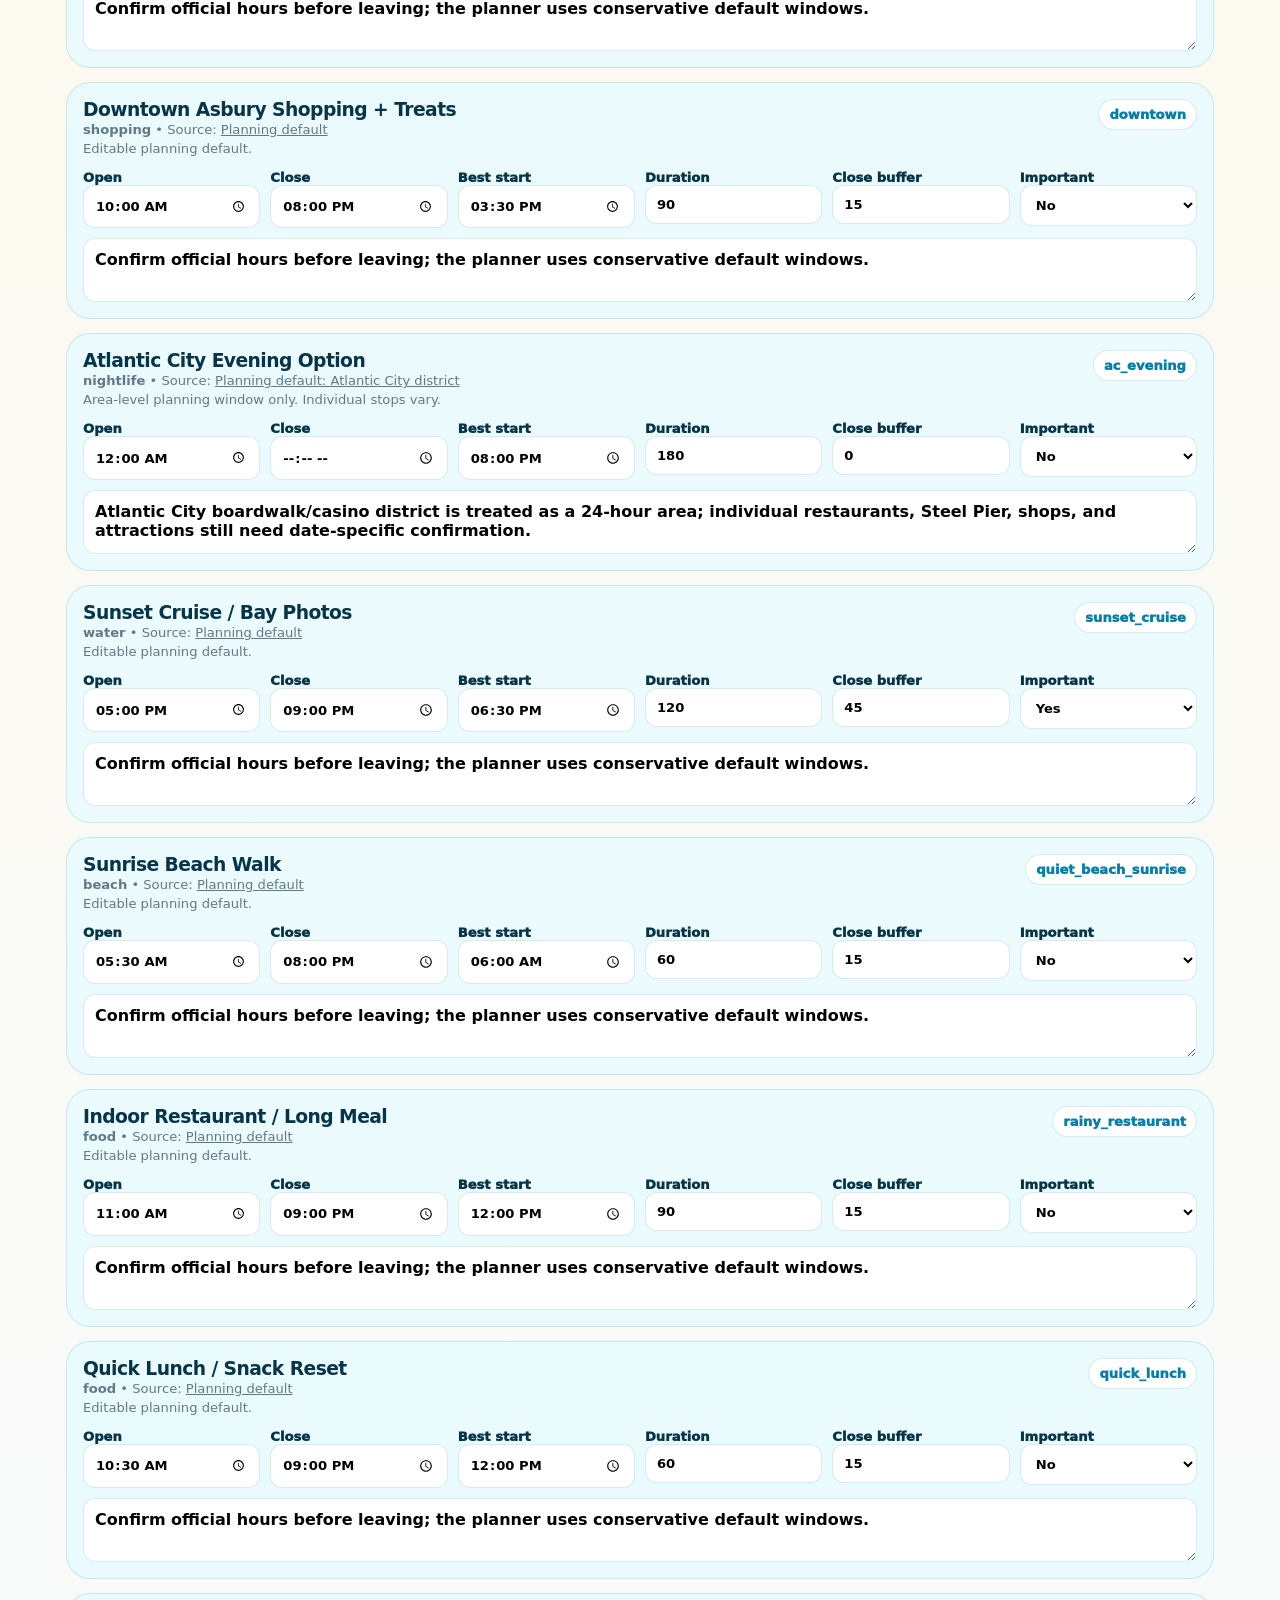
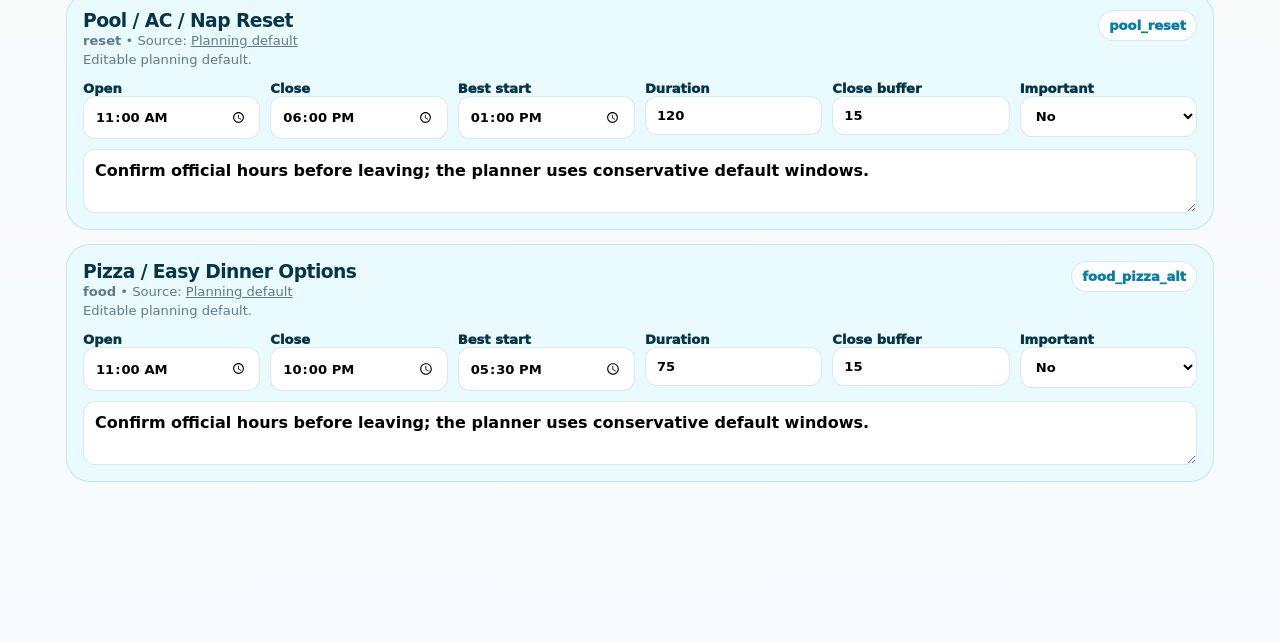
<file: admin.html>
<!DOCTYPE html>
<html lang="en">
<head>
  <meta charset="UTF-8" />
  <meta name="viewport" content="width=device-width, initial-scale=1, viewport-fit=cover" />
  <title>OCNJ Planner Admin Hours</title>
  <link rel="stylesheet" href="css/main.css" />
  <link rel="stylesheet" href="css/planner.css" />
  <link rel="stylesheet" href="css/mobile.css" />
  <style>
    .admin-wrap{max-width:1180px;margin:0 auto;padding:24px 16px 80px}.admin-hero{display:flex;justify-content:space-between;gap:16px;align-items:flex-start;flex-wrap:wrap;margin:20px 0}.admin-grid{display:grid;gap:14px}.admin-card{background:rgba(232,251,255,.86);border:1px solid var(--line);border-radius:24px;padding:16px;display:grid;gap:12px}.admin-card header{display:flex;justify-content:space-between;gap:12px;align-items:flex-start;flex-wrap:wrap}.admin-card h3{margin:0;color:var(--deep);letter-spacing:-.03em}.admin-fields{display:grid;grid-template-columns:repeat(6,1fr);gap:10px}.admin-fields label{font-size:.82rem;font-weight:950;color:var(--deep)}.admin-fields input,.admin-fields select,.admin-fields textarea{width:100%;padding:11px;border:1px solid var(--line);border-radius:12px;background:#fff;font:inherit;font-weight:800}.admin-fields textarea{grid-column:1/-1;min-height:64px}.source-line{font-size:.82rem;color:var(--muted);line-height:1.45}.admin-toolbar{display:flex;gap:10px;flex-wrap:wrap}.admin-note{background:#fff7db;border:1px solid #e9cf75;color:#6b4b00;border-radius:18px;padding:14px;line-height:1.55}.admin-filter{display:grid;grid-template-columns:1fr 180px 160px;gap:10px;margin:16px 0}@media(max-width:720px){.admin-fields{grid-template-columns:1fr 1fr}.admin-fields textarea{grid-column:1/-1}.admin-filter{grid-template-columns:1fr}.admin-card{border-radius:18px;padding:12px}}
  </style>
</head>
<body>
  <header class="appbar"><div class="appbar-inner"><a class="brand" href="index.html"><span class="brand-icon">🌊</span><span><strong>OCNJ Admin Hours</strong><small>Edit activity windows</small></span></a><nav class="nav open"><a href="index.html">Planner</a></nav></div></header>
  <main class="admin-wrap">
    <section class="admin-hero">
      <div><h1 style="margin:.2rem 0;letter-spacing:-.06em;color:var(--deep)">Hours Dashboard</h1><p class="muted">Edit opening/closing windows used by the planner. On GitHub Pages, changes save to this device until you export and commit the JSON.</p></div>
      <div class="admin-toolbar"><button class="btn primary" id="saveLocal">Save local override</button><button class="btn" id="exportJson">Export hours.json</button><label class="btn"><input id="importJson" type="file" accept="application/json" hidden>Import JSON</label><button class="btn danger" id="clearLocal">Clear local override</button></div>
    </section>
    <div class="admin-note"><strong>Static hosting note:</strong> GitHub Pages cannot write back to <code>data/hours.json</code> from the browser. This dashboard lets you edit/test locally, export a new <code>hours.json</code>, then upload/commit it to GitHub. A future Supabase/Firebase admin would allow live database edits.</div>
    <div class="admin-filter panel"><input id="search" placeholder="Search activities..."/><select id="category"><option value="all">All categories</option></select><select id="importance"><option value="all">All</option><option value="important">Important only</option><option value="normal">Normal only</option></select></div>
    <section class="admin-grid" id="hoursGrid"></section>
  </main>
  <script type="module" src="js/admin.js"></script>
</body>
</html>
</file>
<file: css/main.css>
:root{--ocean:#087ea4;--ocean2:#0ea5e9;--deep:#073547;--ink:#12313f;--muted:#617987;--line:rgba(8,126,164,.16);--bg:#e8fbff;--card:rgba(255,255,255,.92);--sand:#fff4d6;--good:#16a34a;--warn:#ca8a04;--bad:#dc2626;--shadow:0 18px 55px rgba(7,89,133,.13);--radius:24px}*{box-sizing:border-box;scroll-behavior:smooth}body{margin:0;font-family:Inter,ui-sans-serif,system-ui,-apple-system,BlinkMacSystemFont,"Segoe UI",sans-serif;color:var(--ink);background:radial-gradient(circle at top left,rgba(251,191,36,.24),transparent 35rem),radial-gradient(circle at top right,rgba(20,184,166,.2),transparent 35rem),linear-gradient(180deg,#dff7ff 0,#fff8e7 38%,#f7fbff 100%);padding-bottom:80px}a{color:inherit}.shell{max-width:1220px;margin:0 auto;padding:30px 20px}.appbar{position:sticky;top:0;z-index:100;background:rgba(255,255,255,.88);backdrop-filter:blur(18px);border-bottom:1px solid var(--line)}.appbar-inner{max-width:1220px;margin:auto;display:flex;align-items:center;justify-content:space-between;gap:18px;padding:12px 20px}.brand{display:flex;align-items:center;gap:10px;text-decoration:none;color:var(--deep);line-height:1}.brand-icon{width:42px;height:42px;border-radius:16px;display:grid;place-items:center;background:linear-gradient(135deg,var(--ocean),#38bdf8);box-shadow:0 12px 26px rgba(8,126,164,.25);color:#fff}.brand small{display:block;color:var(--muted);font-size:.74rem;margin-top:4px;font-weight:750}.nav{display:flex;gap:8px;flex-wrap:wrap;justify-content:flex-end}.nav a{text-decoration:none;font-weight:900;color:var(--ocean);border-radius:999px;padding:9px 11px;font-size:.88rem}.nav a:hover{background:rgba(8,126,164,.1)}.hamburger{display:none;border:1px solid var(--line);background:white;border-radius:12px;font-size:1.2rem;padding:8px 12px}.hero{display:grid;grid-template-columns:1.06fr .94fr;gap:30px;align-items:center;padding-top:58px}.eyebrow{display:inline-flex;align-items:center;gap:8px;padding:9px 14px;border-radius:999px;background:white;border:1px solid var(--line);color:var(--ocean);font-weight:950;box-shadow:0 10px 28px rgba(8,126,164,.08)}h1{font-size:clamp(2.7rem,6vw,5.8rem);line-height:.92;letter-spacing:-.08em;margin:22px 0 16px;color:var(--deep)}.hero p,.section-head p{color:var(--muted);line-height:1.65;font-size:1.06rem}.hero-actions{display:flex;flex-wrap:wrap;gap:12px;margin-top:24px}.btn{border:1px solid var(--line);background:rgba(255,255,255,.9);color:var(--ocean);font-weight:950;border-radius:16px;padding:12px 15px;cursor:pointer;text-decoration:none;display:inline-flex;align-items:center;justify-content:center;gap:8px;transition:.18s}.btn:hover{transform:translateY(-1px);box-shadow:0 10px 25px rgba(8,126,164,.1)}.btn.primary{background:linear-gradient(135deg,var(--ocean),var(--ocean2));color:#fff;border-color:transparent}.btn.small{font-size:.85rem;padding:9px 11px;border-radius:999px}.btn.full{width:100%;margin-top:10px}.btn.danger{color:var(--bad)}.hero-card{position:relative;border-radius:34px;min-height:430px;overflow:hidden;box-shadow:var(--shadow);border:1px solid rgba(255,255,255,.85)}.hero-photo{position:absolute;inset:0;background:linear-gradient(rgba(4,47,64,.06),rgba(4,47,64,.2)),url('https://images.unsplash.com/photo-1507525428034-b723cf961d3e?auto=format&fit=crop&w=1400&q=80') center/cover}.hero-floating-card{position:absolute;left:18px;right:18px;bottom:18px;background:rgba(255,255,255,.92);backdrop-filter:blur(16px);border-radius:22px;padding:18px;box-shadow:0 12px 28px rgba(0,0,0,.08)}.hero-floating-card strong{display:block;color:var(--deep)}.hero-floating-card span{display:block;color:var(--muted);margin-top:4px;line-height:1.45}.save-status{margin-top:14px;color:var(--muted);font-weight:850}.control-deck{display:grid;grid-template-columns:1.3fr 1.3fr .7fr .55fr;gap:12px}.control-card,.panel,.quick-card,.time-card,.activity-card,.food-card{background:var(--card);border:1px solid var(--line);border-radius:var(--radius);box-shadow:0 14px 42px rgba(8,126,164,.08)}.control-card{padding:15px}.control-card label,.panel label{display:block;color:var(--deep);font-weight:950;margin-bottom:8px}.segmented{display:flex;gap:7px;flex-wrap:wrap}.segmented button{flex:1;border:1px solid var(--line);background:white;border-radius:999px;padding:10px 12px;font-weight:950;color:var(--ocean);cursor:pointer}.segmented button.active{background:var(--ocean);color:#fff}.control-card input,.panel input,.panel select,.filters input,.filters select,.time-card input,.time-card select{width:100%;border:1px solid var(--line);border-radius:14px;padding:12px;background:white;color:var(--ink);font-weight:800;font-size:1rem}.quick-grid{display:grid;grid-template-columns:repeat(4,1fr);gap:15px}.quick-card{padding:20px}.quick-card span{width:44px;height:44px;border-radius:16px;display:grid;place-items:center;background:rgba(8,126,164,.1);font-size:1.3rem;margin-bottom:12px}.quick-card h3,.section-head h2{color:var(--deep);letter-spacing:-.05em}.quick-card h3{margin:0 0 7px}.quick-card p{margin:0;color:var(--muted);line-height:1.5}.section-head{display:flex;justify-content:space-between;gap:20px;align-items:flex-end;margin-bottom:16px}.section-head h2{font-size:clamp(1.8rem,3vw,3rem);margin:0}.layout{display:grid;grid-template-columns:250px 1fr;gap:18px}.panel{padding:18px}.sticky-panel{position:sticky;top:90px}.sticky-panel h2{margin:0 0 12px;color:var(--deep)}.tiny,.mini-note{font-size:.83rem;color:var(--muted);line-height:1.45}.day-tabs{display:grid;gap:8px}.day-tabs button{border:1px solid var(--line);background:white;border-radius:15px;padding:12px;text-align:left;font-weight:950;color:var(--ocean);cursor:pointer}.day-tabs button.active{background:var(--ocean);color:white}.inline-head{align-items:center}.toolbar{display:flex;gap:8px;flex-wrap:wrap}.notice{border-radius:18px;padding:13px 15px;margin-bottom:12px;background:rgba(251,191,36,.17);border:1px solid rgba(202,138,4,.22);color:#744c06;font-weight:850;display:none}.notice.show{display:block}.builder-grid{display:grid;grid-template-columns:repeat(6,1fr);gap:12px;align-items:end}.filters{display:grid;grid-template-columns:1.4fr .8fr .8fr auto;gap:10px;margin-bottom:15px;align-items:center}.checkbox-row{display:flex!important;gap:8px;align-items:center;margin:0!important;white-space:nowrap}.checkbox-row input{width:auto!important}.card-grid{display:grid;grid-template-columns:repeat(3,1fr);gap:15px}.small-cards{grid-template-columns:repeat(2,1fr)}.two-col{display:grid;grid-template-columns:1.15fr .85fr;gap:18px}.calculator{display:grid;gap:12px}.total-card{padding:20px;border-radius:20px;background:linear-gradient(135deg,var(--deep),var(--ocean));color:white}.total-card span{display:block;opacity:.85}.total-card strong{font-size:2.2rem}.budget-meter{height:18px;background:#e5f5f9;border-radius:999px;overflow:hidden;margin:12px 0}.budget-meter div{height:100%;width:0;background:linear-gradient(90deg,var(--ocean),var(--good));border-radius:999px;transition:.2s}.budget-stats{display:flex;justify-content:space-between;gap:12px;flex-wrap:wrap;color:var(--muted);font-weight:850}.helper-list{display:grid;gap:10px}.helper-list a{padding:13px;border:1px solid var(--line);border-radius:16px;background:white;text-decoration:none;font-weight:900;color:var(--ocean)}.checklist-grid{display:grid;grid-template-columns:repeat(3,1fr);gap:15px}.check-card{background:var(--card);border:1px solid var(--line);border-radius:var(--radius);padding:20px;box-shadow:0 14px 42px rgba(8,126,164,.08)}.check-card h3{margin:0 0 8px;color:var(--deep)}.check-card label{display:flex;gap:9px;padding:9px 0;border-bottom:1px solid var(--line);color:var(--muted);line-height:1.35}.check-card label:last-child{border-bottom:0}.check-card input{accent-color:var(--ocean);margin-top:2px}.mobile-bottom{display:none}.icon-btn{border:1px solid var(--line);background:white;border-radius:12px;color:var(--bad);font-size:1.2rem;font-weight:950;width:38px;height:38px;cursor:pointer}@media print{.appbar,.control-deck,.sidebar,.toolbar,.filters,.mobile-bottom,.hero-actions,.remove-block,.activity-select,.time-edit-row{display:none!important}body{background:white;padding:0}.shell{max-width:100%;padding:12px}.layout,.two-col{display:block}.time-card,.panel,.quick-card{box-shadow:none;break-inside:avoid}.timeline{display:block}.time-card{margin-bottom:10px}}
</file>
<file: css/planner.css>
.timeline{display:grid;gap:14px}.time-card{padding:18px;background:rgba(232,251,255,.86);position:relative}.time-top{display:flex;justify-content:space-between;gap:12px;align-items:flex-start}.time-range{font-size:1.55rem;font-weight:1000;letter-spacing:-.04em;color:var(--ocean)}.time-edit-row{display:grid;grid-template-columns:1fr 1fr;gap:10px;margin:12px 0}.time-edit-row label{font-weight:950;color:var(--deep);font-size:.86rem}.activity-main{display:grid;gap:10px}.activity-title{font-size:1.35rem;margin:4px 0 0;color:var(--deep);letter-spacing:-.035em}.activity-desc{font-size:1.05rem;line-height:1.55;margin:0;color:#244653}.conflict-box{display:none!important}.chip-row,.link-row{display:flex;gap:8px;flex-wrap:wrap;margin-top:12px}.chip{padding:7px 10px;border-radius:999px;font-weight:950;font-size:.82rem;background:white;border:1px solid var(--line);color:var(--ocean)}.chip.sunny{background:#fff6c7;color:#75600a}.chip.cloudy{background:#e2f3ff;color:#075985}.chip.rainy{background:#e8e5ff;color:#4c1d95}.chip.family{background:#dff8ec;color:#166534}.chip.solo{background:#eee5ff;color:#5b21b6}.link-chip{display:inline-flex;align-items:center;gap:6px;padding:8px 11px;border-radius:999px;background:white;border:1px solid var(--line);color:var(--ocean);font-weight:950;text-decoration:none;font-size:.84rem}.activity-card,.food-card{padding:18px;display:grid;gap:10px}.activity-card h3,.food-card h3{margin:0;color:var(--deep);letter-spacing:-.035em}.activity-card p,.food-card p{margin:0;color:var(--muted);line-height:1.5}.card-actions{display:flex;gap:8px;flex-wrap:wrap}.favorite{border:1px solid var(--line);border-radius:999px;background:white;color:var(--ocean);font-weight:950;padding:8px 10px;cursor:pointer}.favorite.active{background:var(--sand);color:#8a5c00}.expense-row{display:grid;grid-template-columns:1fr 110px 36px;gap:8px;margin-top:10px}.expense-row input{padding:10px!important}.expense-row button{width:36px;height:36px;border-radius:10px;border:1px solid var(--line);background:white;color:var(--bad);font-weight:950}.empty{padding:22px;border:1px dashed var(--line);border-radius:20px;color:var(--muted);text-align:center;background:rgba(255,255,255,.65)}


/* V8 event suggestion drawer */
.event-filters{display:grid;grid-template-columns:2fr 1fr 1fr;gap:12px;margin-bottom:12px}
.event-grid{display:grid;grid-template-columns:repeat(3,minmax(0,1fr));gap:14px}
.event-card{background:rgba(255,255,255,.92);border:1px solid rgba(8,126,164,.16);border-radius:22px;padding:16px;box-shadow:0 14px 38px rgba(8,126,164,.08);display:flex;flex-direction:column;gap:9px}
.event-card h3{margin:0;color:var(--deep);letter-spacing:-.035em;font-size:1.05rem}
.event-card p{margin:0;color:var(--muted);line-height:1.45;font-size:.93rem}
.event-date{font-weight:950;color:var(--ocean-dark);font-size:.85rem;background:rgba(224,247,255,.7);width:max-content;max-width:100%;padding:6px 9px;border-radius:999px}
.event-venue{font-weight:800;color:#244653;font-size:.9rem}
.card-actions{display:flex;flex-wrap:wrap;gap:7px;margin-top:auto}
.mini-btn{border:1px solid rgba(8,126,164,.18);background:#fff;border-radius:999px;padding:7px 10px;font-weight:900;color:var(--ocean-dark);cursor:pointer}
.mini-btn:hover,.favorite:hover{transform:translateY(-1px)}
@media(max-width:980px){.event-grid{grid-template-columns:repeat(2,minmax(0,1fr))}.event-filters{grid-template-columns:1fr}}
@media(max-width:620px){.event-grid{grid-template-columns:1fr}.event-card{border-radius:18px}.event-date{font-size:.8rem}.card-actions .mini-btn,.card-actions .favorite,.card-actions .link-chip{width:100%;justify-content:center;text-align:center}}

/* V9 enriched event library */
.event-info-grid{display:grid;grid-template-columns:1fr 1fr;gap:8px;margin-top:8px}
.event-info-grid>div{background:rgba(232,251,255,.75);border:1px solid rgba(8,126,164,.12);border-radius:14px;padding:9px}
.event-info-grid strong{display:block;color:var(--ocean-dark);font-size:.74rem;text-transform:uppercase;letter-spacing:.04em;margin-bottom:4px}
.event-info-grid span{display:block;color:#244653;font-size:.88rem;line-height:1.35}
.event-actions{display:grid;gap:8px;margin-top:8px}
.primary-action{background:linear-gradient(135deg,var(--ocean),#0ea5e9)!important;color:#fff!important;border-color:transparent!important;justify-content:center}
.swap-control{display:grid;grid-template-columns:1fr auto;gap:8px;align-items:center}
.swap-control select{width:100%;border:1px solid var(--line);border-radius:999px;padding:9px 11px;font-weight:850;color:var(--deep);background:white;min-width:0}
.event-card .link-chip{white-space:nowrap}
@media(max-width:720px){.event-info-grid{grid-template-columns:1fr}.swap-control{grid-template-columns:1fr}.swap-control .mini-btn{width:100%}.event-card .link-chip{width:100%;justify-content:center}.event-card p{font-size:.95rem}.event-info-grid span{font-size:.9rem}}
</file>
<file: css/mobile.css>
@media(max-width:980px){.hero,.layout,.two-col{grid-template-columns:1fr}.control-deck{grid-template-columns:1fr 1fr}.builder-grid{grid-template-columns:repeat(2,1fr)}.card-grid,.small-cards,.checklist-grid{grid-template-columns:repeat(2,1fr)}.quick-grid{grid-template-columns:repeat(2,1fr)}.sticky-panel{position:static}.sidebar{order:-1}.appbar-inner{align-items:flex-start}.hamburger{display:block}.nav{display:none;width:100%;padding-top:8px}.nav.open{display:grid;grid-template-columns:repeat(2,1fr)}.brand small{display:none}}@media(max-width:640px){body{padding-bottom:92px}.shell{padding:22px 14px}.appbar-inner{padding:10px 14px}.brand strong{font-size:1rem}.hero{padding-top:28px}.hero-card{min-height:300px}.hero-floating-card{left:12px;right:12px;bottom:12px}.hero-actions .btn{width:100%}h1{font-size:3rem}.control-deck,.builder-grid,.filters,.card-grid,.small-cards,.checklist-grid,.quick-grid{grid-template-columns:1fr}.segmented{display:grid;grid-template-columns:1fr 1fr}.segmented.weather{grid-template-columns:1fr}.control-card{padding:13px}.section-head{display:block}.inline-head{display:block}.toolbar{margin-top:10px}.time-card{padding:14px;border-radius:22px}.time-top{align-items:center}.time-range{font-size:1.18rem}.time-edit-row{grid-template-columns:1fr 92px;gap:8px;align-items:end}.time-edit-row input{padding:10px!important;font-size:.95rem}.activity-title{font-size:1.16rem}.activity-desc{font-size:.98rem}.link-chip,.chip{font-size:.78rem;padding:7px 9px}.mobile-bottom{position:fixed;left:10px;right:10px;bottom:10px;z-index:200;display:grid;grid-template-columns:repeat(4,1fr);gap:6px;background:rgba(255,255,255,.92);backdrop-filter:blur(18px);border:1px solid var(--line);padding:9px;border-radius:22px;box-shadow:0 18px 40px rgba(0,0,0,.15)}.mobile-bottom a{text-align:center;text-decoration:none;color:var(--ocean);font-weight:950;background:white;border:1px solid var(--line);border-radius:16px;padding:12px 5px;font-size:.84rem}.mobile-bottom a.active{background:var(--ocean);color:white}.expense-row{grid-template-columns:1fr 82px 36px}.nav.open{grid-template-columns:1fr}.hero p{font-size:1rem}}@media(max-width:380px){h1{font-size:2.55rem}.segmented{grid-template-columns:1fr}.time-edit-row{grid-template-columns:1fr}.mobile-bottom a{font-size:.78rem;padding:10px 3px}}
</file>
